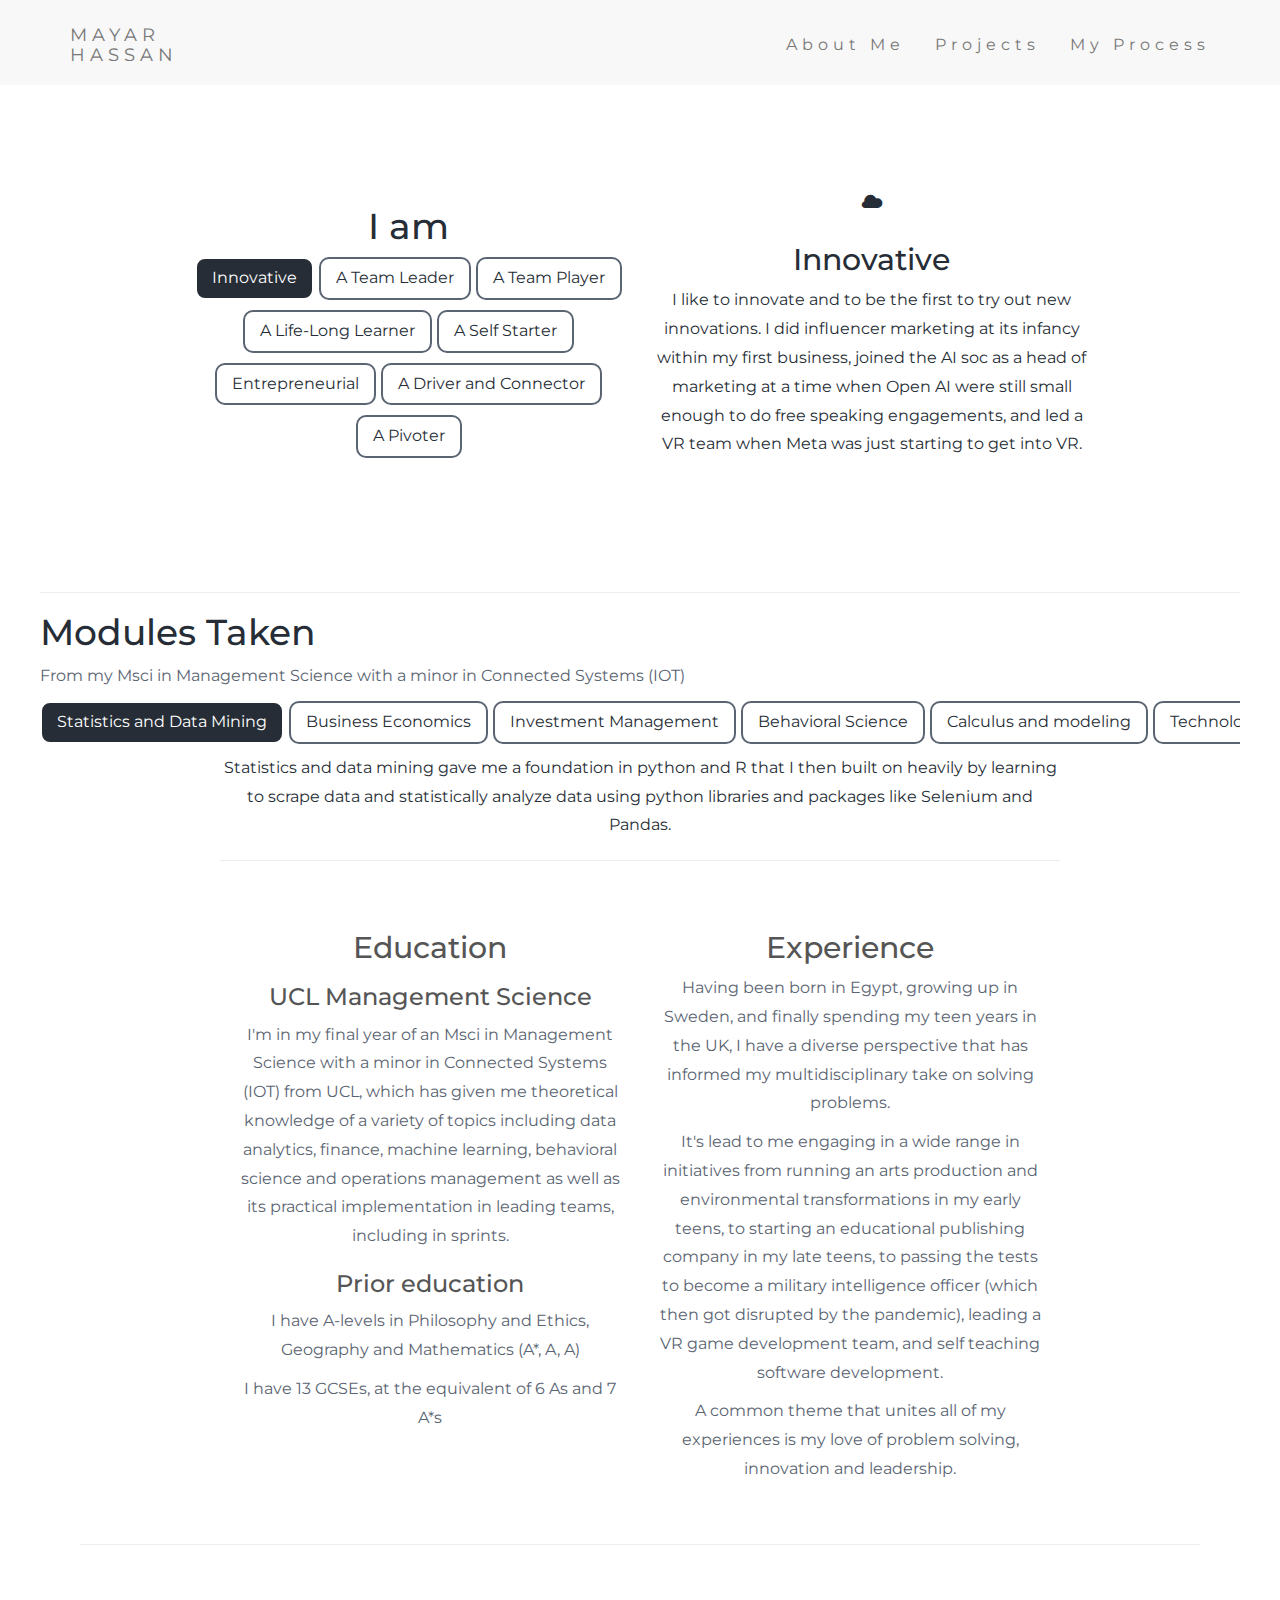
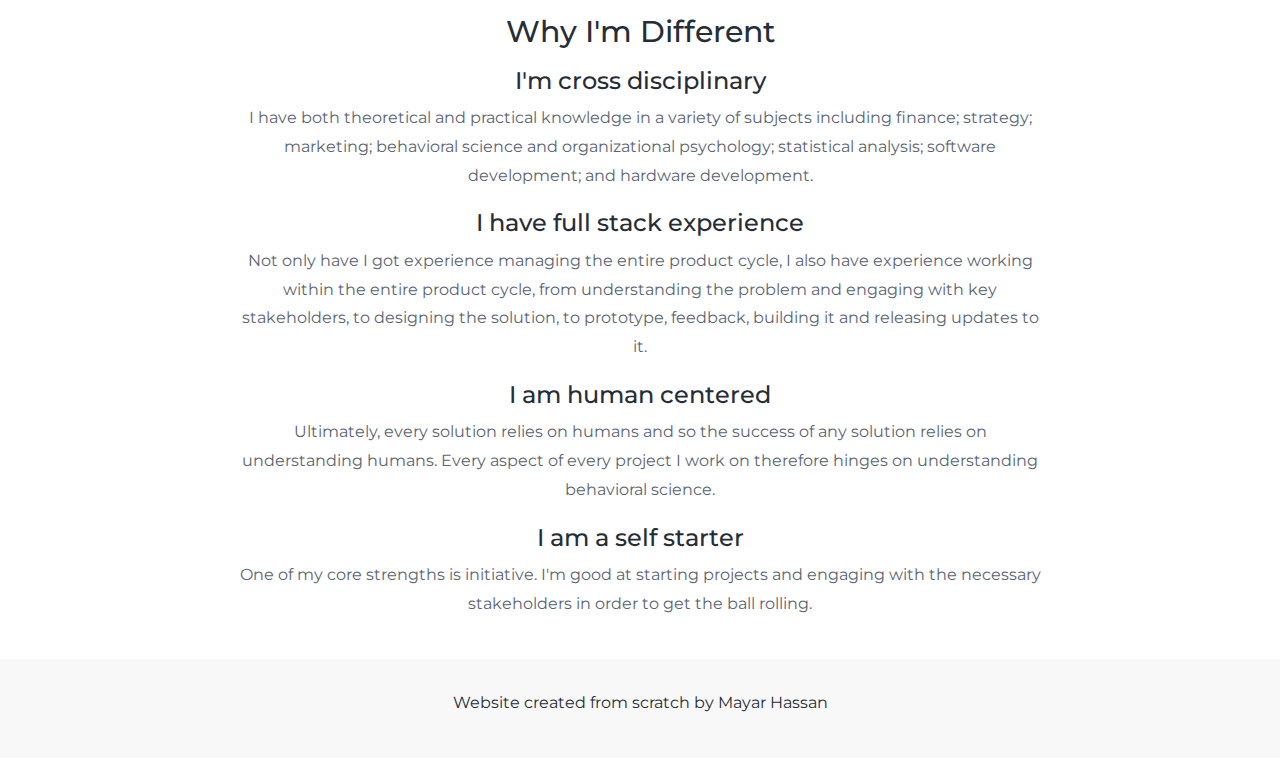
<file: about-me.html>
<!DOCTYPE html>
<html lang="en">
<head>
 <title>About Me</title>
 <meta charset="utf-8">
 <meta name="viewport" content="width=device-width, initial-scale=1">
 <link rel="stylesheet" href="https://maxcdn.bootstrapcdn.com/bootstrap/3.4.1/css/bootstrap.min.css">
 <link href="https://fonts.googleapis.com/css?family=Montserrat" rel="stylesheet">
 <script src="https://ajax.googleapis.com/ajax/libs/jquery/3.6.3/jquery.min.js"></script>
 <script src="https://maxcdn.bootstrapcdn.com/bootstrap/3.4.1/js/bootstrap.min.js"></script>


 <link rel="stylesheet" href="style.css">


 </head>
<body>


<!-- Navbar -->
<nav class="navbar navbar-default navbar-fixed-top">
 <div class="container">
   <div class="navbar-header">
     <button type="button" class="navbar-toggle" data-toggle="collapse" data-target="#myNavbar">
       <span class="icon-bar"></span>
       <span class="icon-bar"></span>
       <span class="icon-bar"></span>                       
     </button>
     <a class="navbar-brand" href="./index.html">MAYAR HASSAN</a>
   </div>
   <div class="collapse navbar-collapse" id="myNavbar">
     <ul class="nav navbar-nav navbar-right">
       <li><a href="./about-me.html">About Me</a></li>
       <li><a href="./index.html#projects">Projects</a></li>
       <li><a href="./my-process.html">My Process</a></li>
     </ul>
   </div>
 </div>
</nav>




<div class="container-fluid bg-1 text-center" id="top-box">
   <div class="row">
   <div class="col-sm-6">
     <h1>I am</h1>
     <div class="new-pill subject-pill active" data-t="a">Innovative</div>
     <div class="new-pill subject-pill" data-t="b">A Team Leader</div>
     <div class="new-pill subject-pill" data-t="c">A Team Player</div>
     <div class="new-pill subject-pill" data-t="d">A Life-Long Learner</div>
    
    
     <div class="new-pill subject-pill" data-t="g">A Self Starter</div>
     <div class="new-pill subject-pill" data-t="h">Entrepreneurial</div>
     <div class="new-pill subject-pill" data-t="i">A Driver and Connector</div>
     <div class="new-pill subject-pill" data-t="j">A Pivoter</div>
   </div>
   <div class="col-sm-6">


     <div class="slideshow-container">
       <div class="explaination" style="display: block;" data-t="a">
         <i class="glyphicon glyphicon-cloud"></i>
         <h2>Innovative</h2>
         <p>I like to innovate and to be the first to try out new innovations. I did influencer marketing at its infancy within my first business, joined the AI soc as a head of marketing at a time when Open AI were still small enough to do free speaking engagements, and led a VR team when Meta was just starting to get into VR.</p>
       </div>


       <div class="explaination" data-t="b">
         <i class="glyphicon glyphicon-book"></i>
         <h2>A Team Leader</h2>
         <p>I have always taken on leadership roles and am very comfortable doing so, whether that's leading a large set of novices, or a small set of experts like I did in army training.  </p>
       </div>


       <div class="explaination" data-t="c">
         <i class="glyphicon glyphicon-book"></i>
         <h2>A Team Player</h2>
         <p>I love working in teams to achieve a common goal. </p>
       </div>
    
       <div class="explaination" data-t="d">
         <i class="glyphicon glyphicon-book"></i>
         <h2>A Life-Long Learner</h2>
         <p>I am constantly learning something new, whether in unstructured times like through podcasts, or in structured time. I taught myself to program (although I'm not done!).  </p>
       </div>
    
       <div class="explaination" data-t="g">
         <i class="glyphicon glyphicon-book"></i>
         <h2>A Self Starter</h2>
         <p>I've never been handed opportunities. Every one of my projects I've undertaken has been a result of my initiative taking.</p>
       </div>


       <div class="explaination" data-t="h">
         <i class="glyphicon glyphicon-book"></i>
         <h2>Entrepreneurial</h2>
         <p>There hasn't been a time since I was a child that I haven't been tinkering at something or the other.</p>
       </div>


       <div class="explaination" data-t="i">
         <i class="glyphicon glyphicon-book"></i>
         <h2>A Driver and Connector</h2>
         <p>I love connecting people and making something happen. </p>
       </div>


       <div class="explaination" data-t="j">
         <i class="glyphicon glyphicon-wrench"></i>
         <h2>A Pivoter</h2>
         <p>I learned about sunk costs from a young age. Along with one of <a href="my-process.html">my principles</a> of iteration, pivoting comes easily to me. </p>


       </div>
    
     
     </div>


   
   </div>
 </div> 
</div>


<div class="hr-div">
 <hr>
 <h1>Modules Taken</h1>
 <p>From my Msci in Management Science with a minor in Connected Systems (IOT)</p>
 <div class="scroll-menu">
   <div class="new-pill subject-pill active" data-t="0">Statistics and Data Mining</div>
   <div class="new-pill subject-pill" data-t="1">Business Economics</div>
   <div class="new-pill subject-pill" data-t="2">Investment Management</div>
   <div class="new-pill subject-pill" data-t="3">Behavioral Science</div>
   <div class="new-pill subject-pill" data-t="4">Calculus and modeling</div>
   <div class="new-pill subject-pill" data-t="5">Technology and Digital Strategy</div>
   <div class="new-pill subject-pill" data-t="6">Machine Learning and Forecasting</div>
   <div class="new-pill subject-pill" data-t="7">Product, Technology and Operations</div>
   <div class="new-pill subject-pill" data-t="8">Marketing Science</div>
   <div class="new-pill subject-pill" data-t="9">Linear Algebra</div>
   <div class="new-pill subject-pill" data-t="10">Organizational Behavior</div>
   <div class="new-pill subject-pill" data-t="11">International Strategy</div>
   <div class="new-pill subject-pill" data-t="12">Computational Thinking</div>
   <div class="new-pill subject-pill" data-t="13">Probability Theory</div>
   <div class="new-pill subject-pill" data-t="14">Connected Systems</div>
   <div class="new-pill subject-pill" data-t="15">Networking Systems</div>
   <div class="new-pill subject-pill" data-t="16">Internet of Things</div>
   <div class="new-pill subject-pill" data-t="17">Financial analysis</div>
   <div class="new-pill subject-pill" data-t="18">Design</div>
 </div>
<div class="div-container">
 <div class="explaination" style="display: block;" data-t="0">
   <p>Statistics and data mining gave me a foundation in python and R that I then built on heavily by learning to scrape data and statistically analyze data using python libraries and packages like Selenium and Pandas.</p>
 </div>
 <div class="explaination" data-t="1"><p>Business Economics gave a foundation in the theoretical basic business concepts of supply and demand and optimal pricing.</p></div>
 <div class="explaination" data-t="2"><p>This was the second finance module taken. It provided a good understanding of how large projects are financially analyzed.</p></div>
 <div class="explaination" data-t="3"><p>Behavioral Science built on my existing love for behavioral science and behavioral economics, specifically grounding the theory in company dynamics. This would later be built on in my two organizational behavior modules.</p></div>
 <div class="explaination" data-t="4"><p>Along with linear algebra and probability theory, this gave an in depth mathematical background to machine learning and prediction which would then supplement the applied work we did in other modules.</p></div>
 <div class="explaination" data-t="5"><p>This module concerned the strategic challenges faced by tech companies.</p></div>
 <div class="explaination" data-t="6"><p>This module provided a practical application of machine learning, building on work done within mathematical subjects we took.</p></div>
 <div class="explaination" data-t="7"><p>Product, Technology and operations provided a good grounding in theories of efficient operations management.</div>
   <div class="explaination" data-t="8"><p>Marketing Science, contrary to what its name might suggest, fundamentally applied statistics and introduced how to quantify the effectiveness of marketing efforts.</p></div>
 <div class="explaination" data-t="9"><p>Along with calculus and probability theory, this gave an in depth mathematical background to machine learning and prediction which would then supplement the applied work we did in other modules.</p></div>
 <div class="explaination" data-t="10"><p>The two modules of organizational behavior taught theories in everything from teamwork to organizational change.</p></div>
 <div class="explaination" data-t="11"><p>This was an advanced course in international strategy.</p>/div>
 <div class="explaination" data-t="12"><p>Computational thinking complemented work done in mathematical subjects to give a theoretical understanding of how algorithms are built, and then guided us to create complex algorithms in python.</p></div>
 <div class="explaination" data-t="13"><p>Along with calculus and linear algebra, this gave an in depth mathematical background to machine learning and prediction which would then supplement the applied work we did in other modules.</p></div>
 <div class="explaination" data-t="14"><p>This was one of three modules I took in the department of electronic and electrical engineering for my minor in connected systems (IOT). It gave an introduction to connected systems.</p> </div>
 <div class="explaination" data-t="15"><p>This was the second of three modules I took in the department of electronic and electrical engineering for my minor in connected systems (IOT). It dove in depth into networking (with reference to devices and the internet).</p></div>
 <div class="explaination" data-t="16"><p>This was the final of three modules I took in the department of electronic and electrical engineering for my minor in connected systems (IOT). It consolidated all we learned in the minor, consisting of a group project to create and pitch an IOT device for supermarkets.</p></div>
 <div class="explaination" data-t="17"><p>This was the first financial module I took, concerned with the basics of business finance, especially regarding relevant ratios.</p></div>
 <div class="explaination" data-t="18"><p>Design introduced Design Thinking as a framework for problem-solving.</p></div>
</div>
 <hr>
</div>




 <div class="container-fluid bg-3 text-center div-container">
   <div class="row">
     <div class="col-sm-6">
       <h2>Education</h2>
       <h3>UCL Management Science</h3>
       <p>I'm in my final year of an Msci in Management Science with a minor in Connected Systems (IOT) from UCL, which has given me theoretical knowledge of a variety of topics including data analytics, finance, machine learning, behavioral science and operations management
         as well as its practical implementation in leading teams, including in sprints. </p>
         <h3>Prior education</h3>
         <p> I have A-levels in Philosophy and Ethics, Geography and Mathematics (A*, A, A) </p>
         <p> I have 13 GCSEs, at the equivalent of 6 As and 7 A*s</p>
     </div>
     <div class="col-sm-6">
       <h2>Experience</h2>
       <p>Having been born in Egypt, growing up in Sweden, and finally spending my teen years in the UK, I have a diverse perspective that has informed my multidisciplinary take on solving problems.</p>
       <p>It's lead to me engaging in a wide range in initiatives from running an arts production and environmental transformations in my early teens, to starting an educational publishing company in my late teens, to passing the tests to become a military intelligence officer (which then got disrupted by the pandemic), leading a VR game development team, and self teaching software development.  </p>
       <p>A common theme that unites all of my experiences is my love of problem solving, innovation and leadership.</p>
      
     </div>
   </div>
 </div>


 <div class="hr-div">
   <hr>
   </div>
  


 <div class="container-fluid div-container">


        <h2>Why I'm Different</h2>


       <h3>I'm cross disciplinary</h3>
       <p>I have both theoretical and practical knowledge in a variety of subjects including finance; strategy; marketing; behavioral science and organizational psychology; statistical analysis; software development; and hardware development. </p>
    
       <h3>I have full stack experience</h3>
       <p>Not only have I got experience managing the entire product cycle, I also have experience working within the entire product cycle, from understanding the problem and engaging with key stakeholders, to designing the solution, to prototype, feedback, building it and releasing updates to it.
       </p>
       <h3>I am human centered</h3>
       <p>
         Ultimately, every solution relies on humans and so the success of any solution relies on understanding humans. Every aspect of every project I work on therefore hinges on understanding behavioral science.
      </p>
      <h3>I am a self starter</h3>
      <p>
       One of my core strengths is initiative. I'm good at starting projects and engaging with the necessary stakeholders in order to get the ball rolling.
      </p>
    
  
 </div>




</div>


  




<footer class="container-fluid bg-1 text-center">
 <p>Website created from scratch by Mayar Hassan</p>
</footer>


</body>
</html>


<script src="./carosel2.js"></script>
</file>
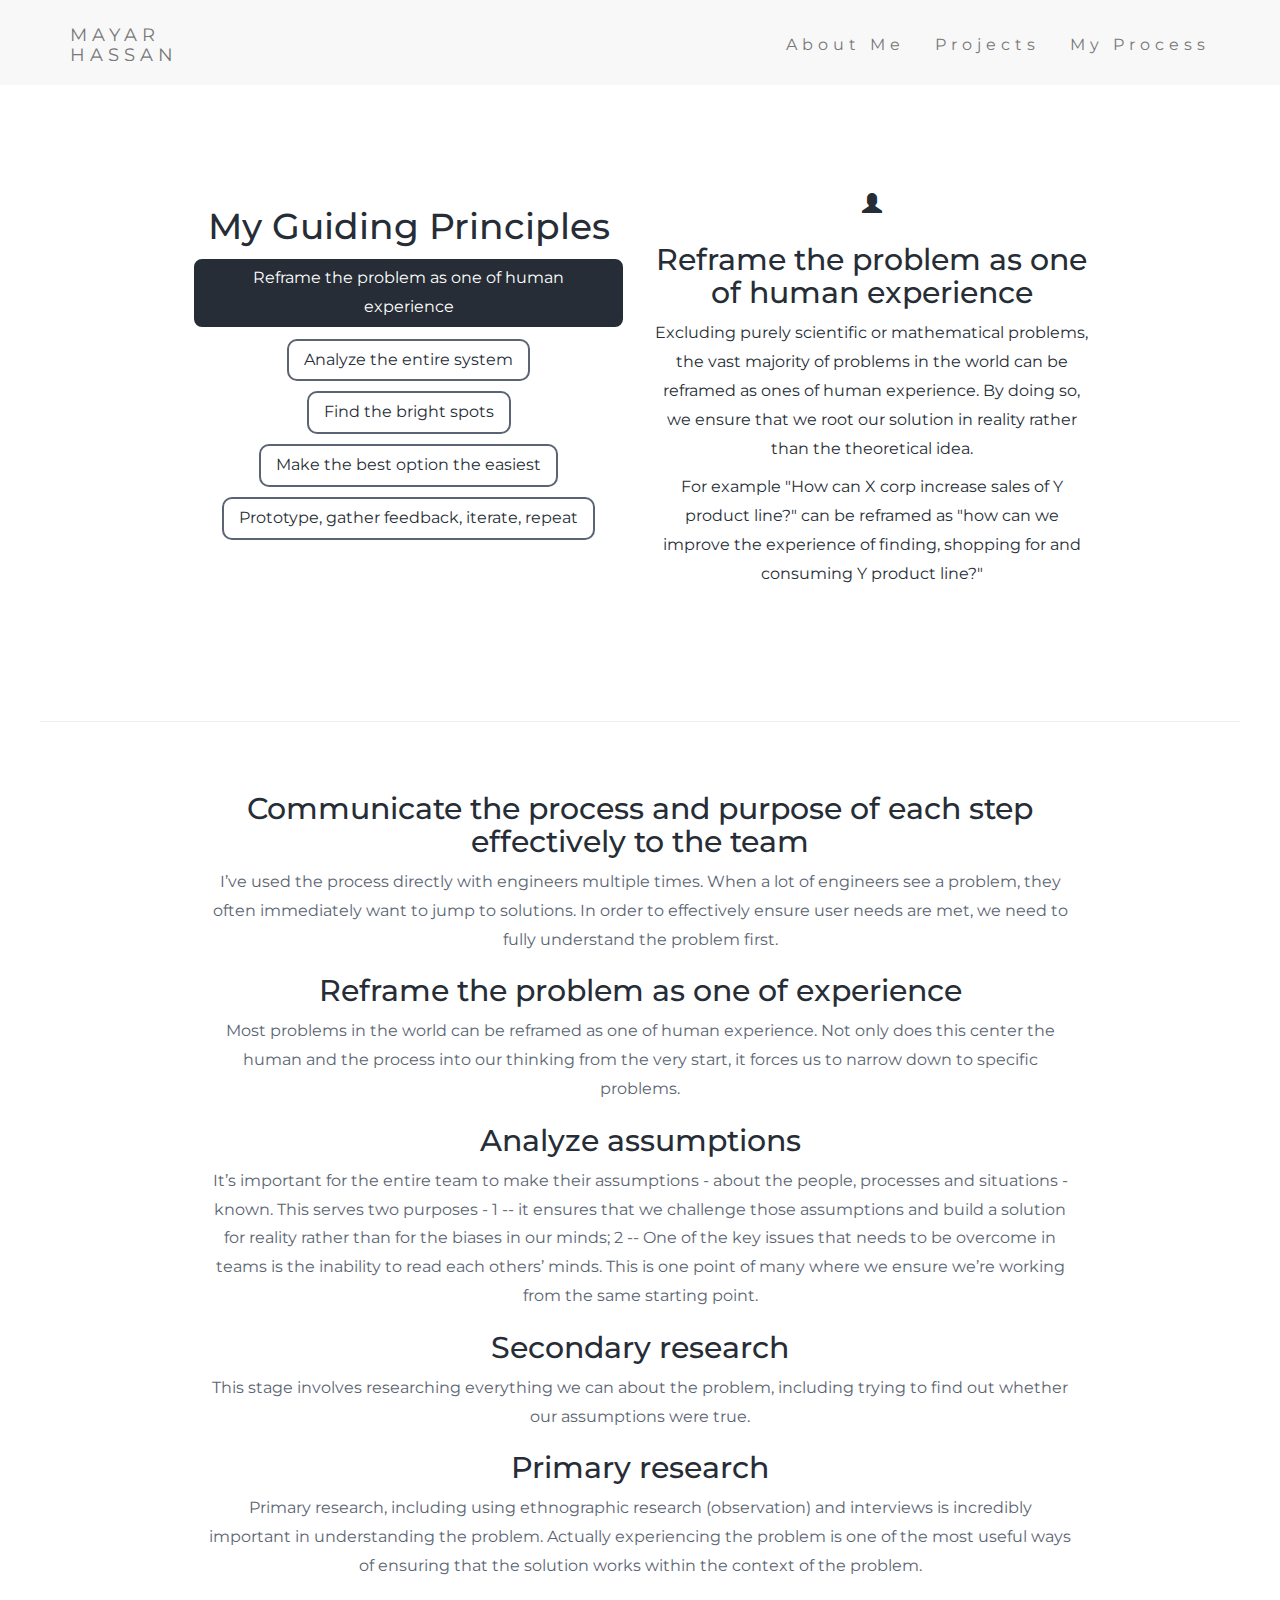
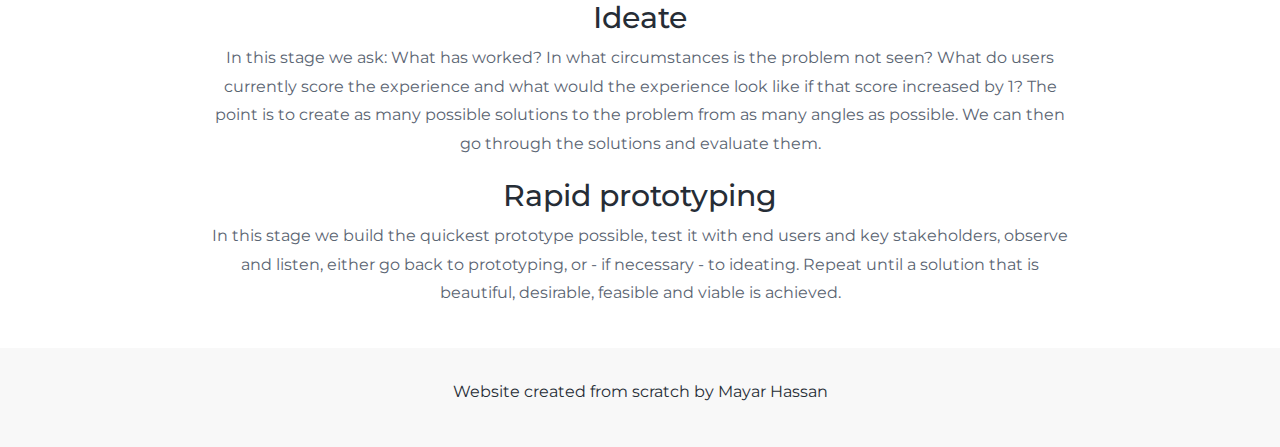
<file: my-process.html>
<!DOCTYPE html>
<html lang="en">
<head>
 <title>About Me</title>
 <meta charset="utf-8">
 <meta name="viewport" content="width=device-width, initial-scale=1">
 <link rel="stylesheet" href="https://maxcdn.bootstrapcdn.com/bootstrap/3.4.1/css/bootstrap.min.css">
 <link href="https://fonts.googleapis.com/css?family=Montserrat" rel="stylesheet">
 <script src="https://ajax.googleapis.com/ajax/libs/jquery/3.6.3/jquery.min.js"></script>
 <script src="https://maxcdn.bootstrapcdn.com/bootstrap/3.4.1/js/bootstrap.min.js"></script>


 <link rel="stylesheet" href="style.css">
 <link rel="stylesheet" href="my-process.css">




 </head>
<body>


<!-- Navbar -->
<nav class="navbar navbar-default navbar-fixed-top">
 <div class="container">
   <div class="navbar-header">
     <button type="button" class="navbar-toggle" data-toggle="collapse" data-target="#myNavbar">
       <span class="icon-bar"></span>
       <span class="icon-bar"></span>
       <span class="icon-bar"></span>                       
     </button>
     <a class="navbar-brand" href="./index.html">MAYAR HASSAN</a>
   </div>
   <div class="collapse navbar-collapse" id="myNavbar">
     <ul class="nav navbar-nav navbar-right">
       <li><a href="./about-me.html">About Me</a></li>
       <li><a href="./index.html#projects">Projects</a></li>
       <li><a href="./my-process.html">My Process</a></li>
     </ul>
   </div>
 </div>
</nav>




<div class="container-fluid bg-1 text-center" id="top-box">
   <div class="row">
     <div class="col-sm-6">
       <h1>My Guiding Principles</h1>
       <div class="new-pill subject-pill active" data-t="0">Reframe the problem as one of human experience</div>
       <div class="new-pill subject-pill" data-t="1">Analyze the entire system</div>
       <div class="new-pill subject-pill" data-t="2">Find the bright spots</div>
       <div class="new-pill subject-pill" data-t="3">Make the best option the easiest</div>
       <div class="new-pill subject-pill" data-t="4">Prototype, gather feedback, iterate, repeat</div>
     </div>
     <div class="col-sm-6">
       <div class="explaination" style="display: block;" data-t="0">
         <i class="glyphicon glyphicon-user"></i>
         <h2>Reframe the problem as one of human experience</h2>
         <p>Excluding purely scientific or mathematical problems,
           the vast majority of problems in the world can be reframed as ones of human experience.
           By doing so, we ensure that we root our solution in reality rather than the theoretical idea.</p>
           <p>For example "How can X corp increase sales of Y product line?" can be reframed as "how can we improve the experience of finding, shopping for and consuming Y product line?"</p>
       </div>
       <div class="explaination" data-t="1">
         <i class="glyphicon glyphicon-user"></i>
         <h2>Analyze the entire system</h2>
         <p>As with everything in life, most problems are systemic - they don't occur in a vacuum. As such, it's important to analyze the entire system in order to solve the problem.</p>
       </div>
       <div class="explaination" data-t="2">
         <i class="glyphicon glyphicon-user"></i>
         <h2>Find the bright spots</h2>
         <p>It can be tempting to try to reinvent the wheel when faced with a new problem. But with invention necessarily comes processes of failure (even with the best planning).
           Instead, we can look for 'bright spots': existing parts of the system that are working better than the average.
           By working to scale bright spots, we've got a foundation that we know works and that we can then iterate upon. </p>
       </div>
       <div class="explaination" data-t="3">
         <i class="glyphicon glyphicon-user"></i>
         <h2>Make the best option the easiest</h2>
         <p>Choice architecture and the reduction of friction are incredibly important when trying to design a solution that will actually work in practice. Humans tend to choose the easiest option. So making the best option the easiest makes it the most likely to be chosen.</p>
       </div>
       <div class="explaination" data-t="4">
         <i class="glyphicon glyphicon-user"></i>
         <h2>Prototype, gather feedback, iterate, repeat</h2>
         <p>There's no point in spending a long time on a solution that we have no idea will work. It's better to create something quickly, get feedback from stakeholders, make changes and repeat the process.</p>
       </div>
     </div>
   </div>
  


</div>


<div class="hr-div">
 <hr>
 </div>




<div class="container-fluid text-center div-container">
 <div class="left">
   <h2>
     Communicate the process and purpose of each step effectively to the team </h2>
     <p>
       I’ve used the process directly with engineers multiple times. When a lot of engineers see a problem, they often immediately want to jump to solutions. In order to effectively ensure user needs are met, we need to fully understand the problem first.
     </p>
 </div>
 <div class="right">
   <h2>Reframe the problem as one of experience</h2>
   <p>
     Most problems in the world can be reframed as one of human experience. Not only does this center the human and the process into our thinking from the very start, it forces us to narrow down to specific problems.
     
     </p>
 </div>


 <div class="left">
   <h2>Analyze assumptions</h2>
   <p>
     It’s important for the entire team to make their assumptions - about the people, processes and situations - known. This serves two purposes - 1 -- it ensures that we challenge those assumptions and build a solution for reality rather than for the biases in our minds; 2 -- One of the key issues that needs to be overcome in teams is the inability to read each others’ minds. This is one point of many where we ensure we’re working from the same starting point.
     </p>
 </div>
 <div class="right">
   <h2>
     Secondary research
     </h2>
     <p>
       This stage involves researching everything we can about the problem, including trying to find out whether our assumptions were true.
       </p>


 </div>


 <div class="left">
   <h2>
     Primary research
     </h2>
     <p>
       Primary research, including using ethnographic research (observation) and interviews is incredibly important in understanding the problem. Actually experiencing the problem is one of the most useful ways of ensuring that the solution works within the context of the problem.
      
       </p>
 </div>
 <div class="right">
   <h2>
     Ideate
     </h2>
     <p>
      In this stage we ask: What has worked? In what circumstances is the problem not seen? What do users currently score the experience and what would the experience look like if that score increased by 1?  The point is to create as many possible solutions to the problem from as many angles as possible. We can then go through the solutions and evaluate them.
       </p>
  
 </div>


 <div class="left">
   <h2>Rapid prototyping</h2>
   <p> In this stage we build the quickest prototype possible, test it with end users and key stakeholders, observe and listen, either go back to prototyping, or - if necessary - to ideating. Repeat until a solution that is beautiful, desirable, feasible and viable is achieved.</p>
 </div>




</div>








<footer class="container-fluid bg-1 text-center">
 <p>Website created from scratch by Mayar Hassan</p>
</footer>


</body>
</html>
<script src="./carosel2.js"></script>
</file>
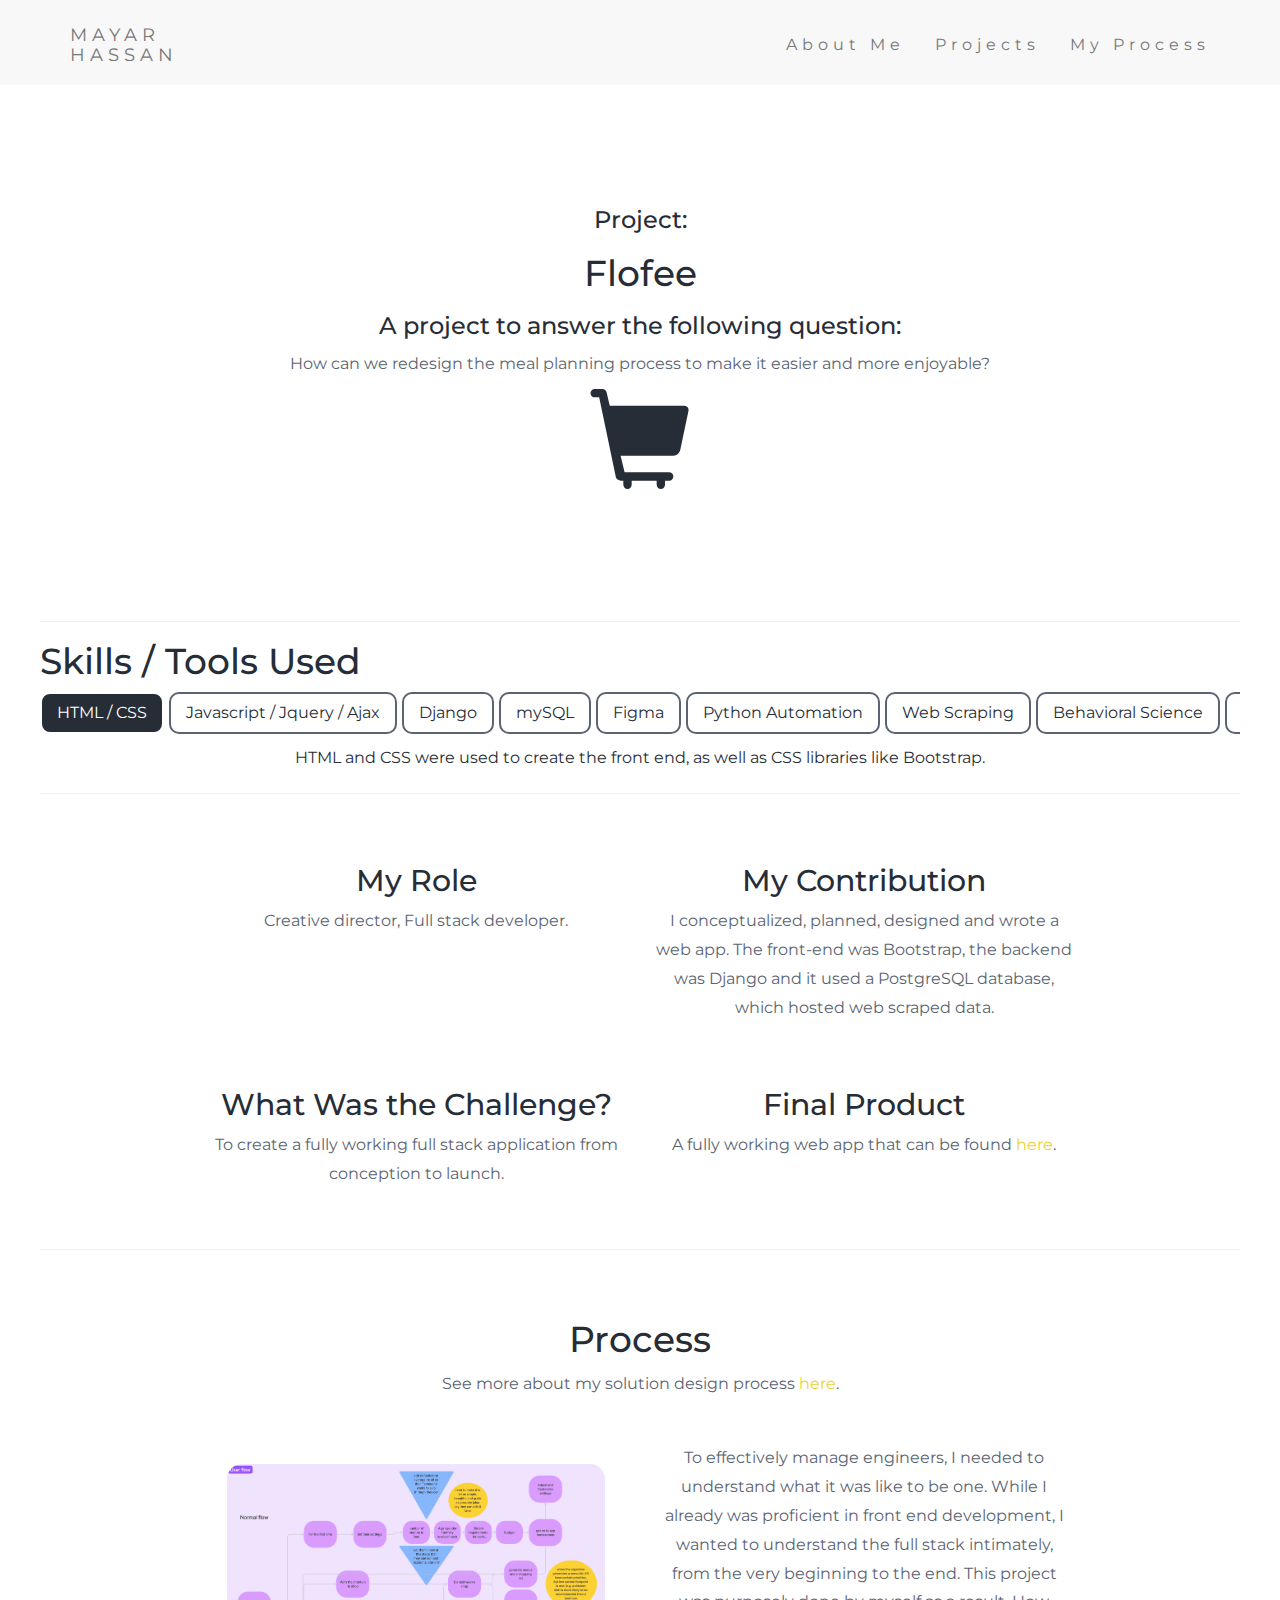
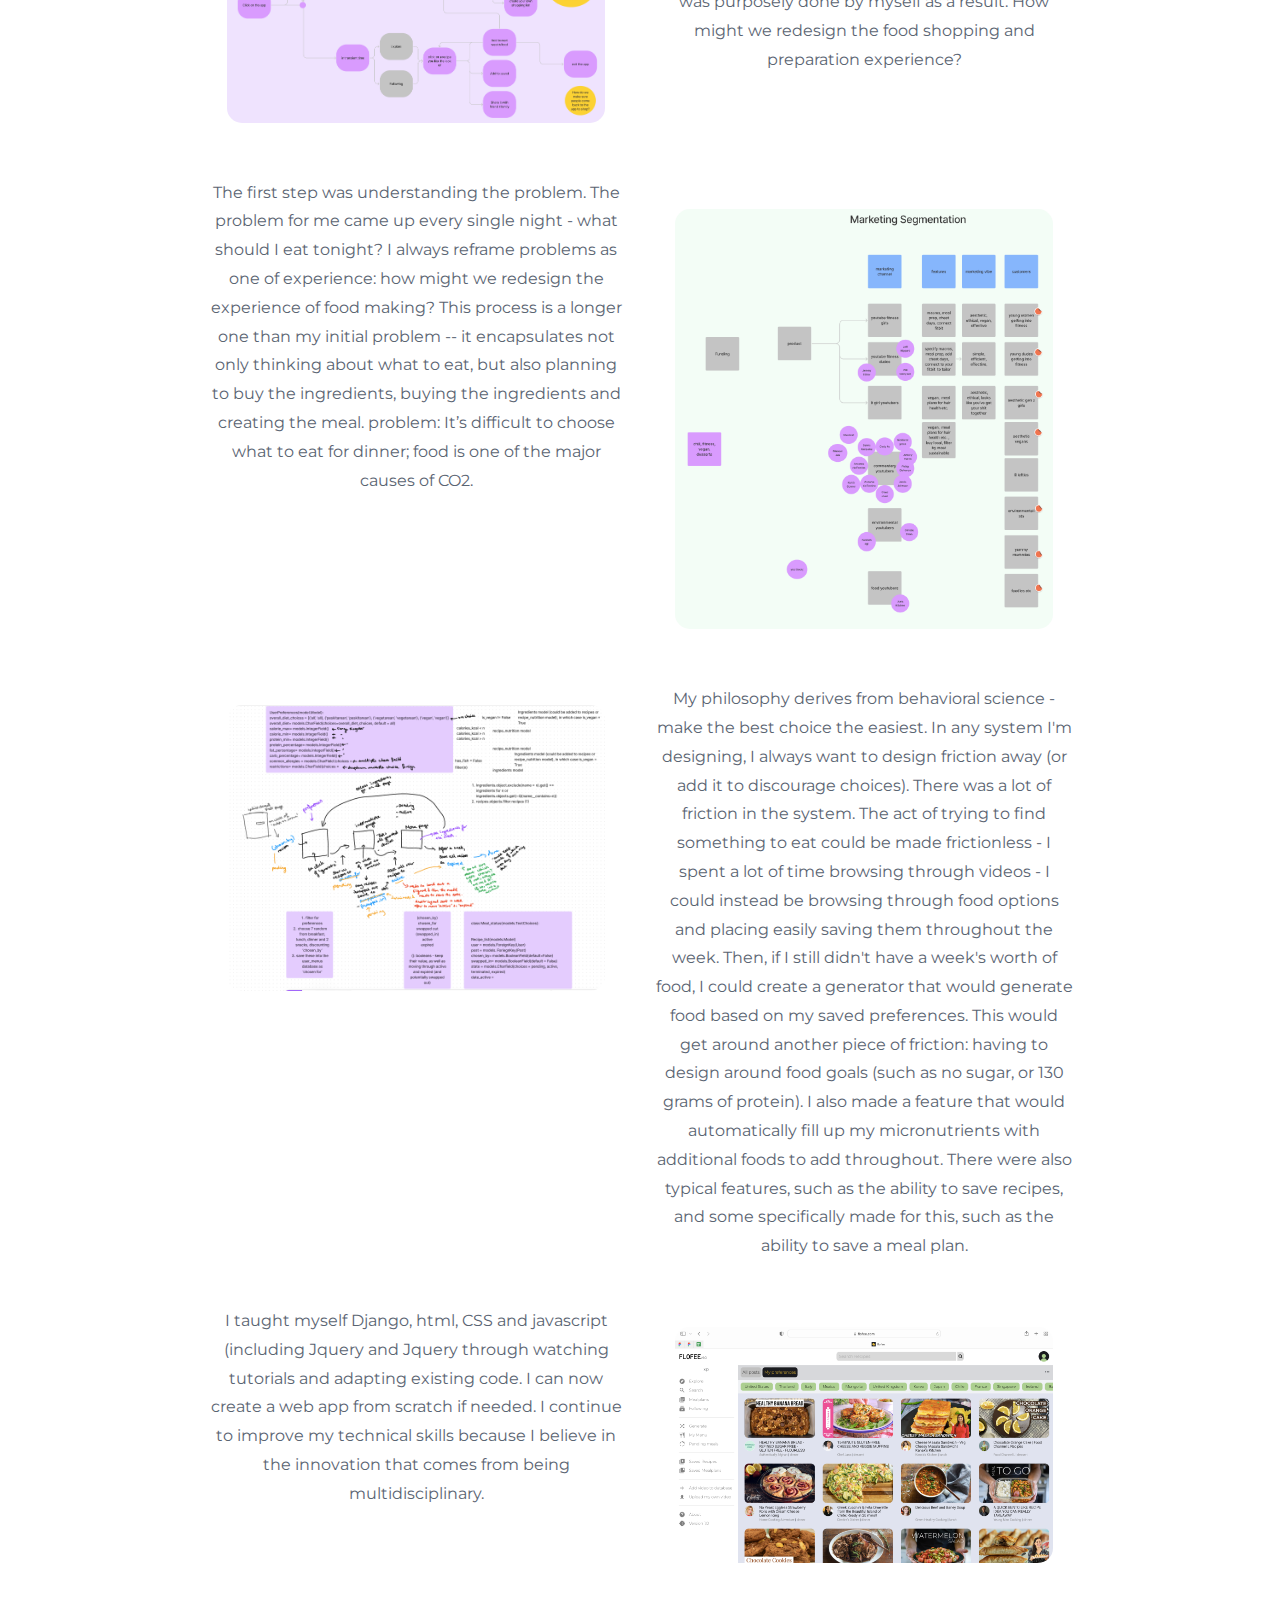
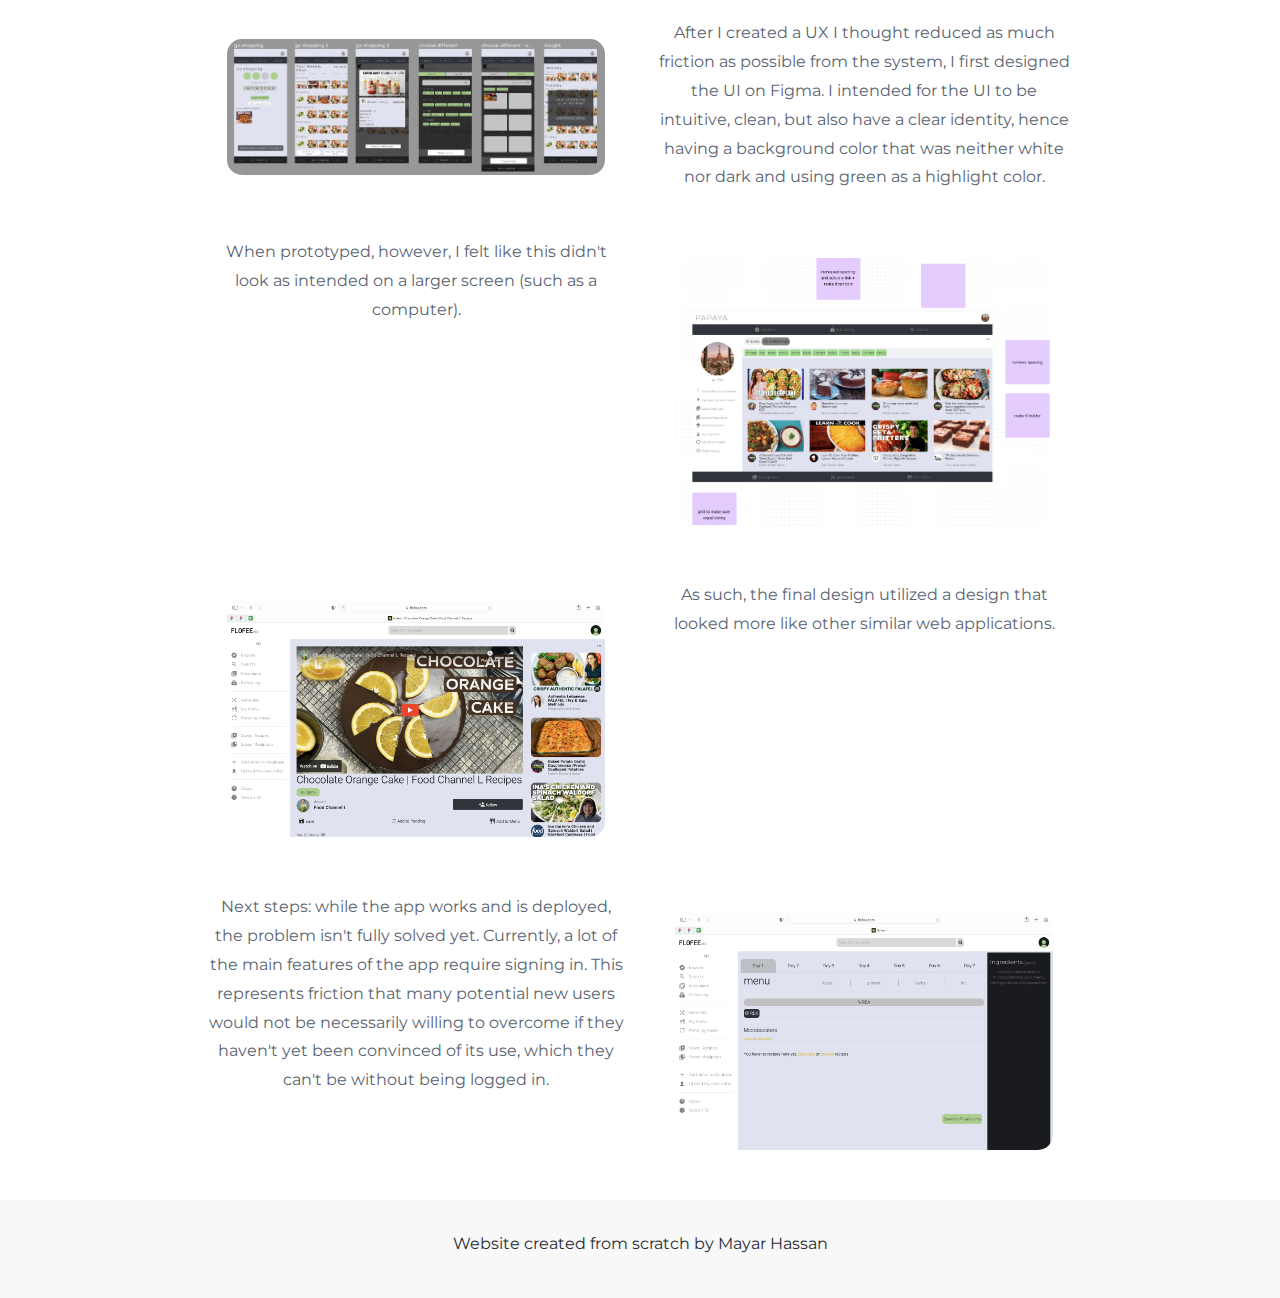
<file: project-1.html>
<!DOCTYPE html>
<html lang="en">
 <head>
   <title>Mayar Hassan - project 1</title>
   <meta charset="utf-8">
   <meta name="viewport" content="width=device-width, initial-scale=1">
   <link rel="stylesheet" href="https://maxcdn.bootstrapcdn.com/bootstrap/3.4.1/css/bootstrap.min.css">
   <link href="https://fonts.googleapis.com/css?family=Montserrat" rel="stylesheet">
   <script src="https://ajax.googleapis.com/ajax/libs/jquery/3.6.3/jquery.min.js"></script>
   <script src="https://maxcdn.bootstrapcdn.com/bootstrap/3.4.1/js/bootstrap.min.js"></script>
   <link rel="stylesheet" href="style.css">
 </head>
<body>


<!-- Navbar -->
<nav class="navbar navbar-default navbar-fixed-top">
 <div class="container">
   <div class="navbar-header">
     <button type="button" class="navbar-toggle" data-toggle="collapse" data-target="#myNavbar">
       <span class="icon-bar"></span>
       <span class="icon-bar"></span>
       <span class="icon-bar"></span>                       
     </button>
     <a class="navbar-brand" href="./index.html">MAYAR HASSAN</a>
   </div>
   <div class="collapse navbar-collapse" id="myNavbar">
     <ul class="nav navbar-nav navbar-right">
       <li><a href="./about-me.html">About Me</a></li>
       <li><a href="./index.html#projects">Projects</a></li>
       <li><a href="./my-process.html">My Process</a></li>
     </ul>
   </div>
 </div>
</nav>


<div class="main" id="main">




<div class="container-fluid text-center"  id="top-box">
 <div class="row">
   
     <h3>Project:</h3>
     <h1> Flofee </h1>
     <h3>A project to answer the following question:</h3>
     <p> How can we redesign the meal planning process to make it easier and more enjoyable? </p>
   

    <i class="glyphicon glyphicon-shopping-cart" style="font-size:100px"></i>
   
 </div>
 </div>


<div class="hr-div">
 <hr>
 <h1>Skills / Tools Used</h1>
 <div class="scroll-menu">
   <div class="new-pill subject-pill active" data-t="0">HTML / CSS</div>
   <div class="new-pill subject-pill" data-t="1">Javascript / Jquery / Ajax</div>
   <div class="new-pill subject-pill" data-t="2">Django</div>
   <div class="new-pill subject-pill" data-t="3">mySQL</div>
   <div class="new-pill subject-pill" data-t="4">Figma</div>
   <div class="new-pill subject-pill" data-t="5">Python Automation</div>
   <div class="new-pill subject-pill" data-t="6">Web Scraping</div>
   <div class="new-pill subject-pill" data-t="7">Behavioral Science</div>
   <div class="new-pill subject-pill" data-t="8">UX/UI</div>
 </div>
 <div class="div-container">
   <div class="explaination" style="display: block;" data-t="0"><p>HTML and CSS were used to create the front end, as well as CSS libraries like Bootstrap. </p></div>
   <div class="explaination" data-t="1"><p>To make the site dynamic, I used vanilla javascript, Jquery and Ajax.</p></div>
   <div class="explaination" data-t="2"><p>The backend was Django.</p></div>
   <div class="explaination" data-t="3"><p>The database was PostgreSQL and I interacted with it using mySQL.</p></div>
   <div class="explaination" data-t="4"><p>Figma was used within the UX/UI design and the planning stage.</p></div>
   <div class="explaination" data-t="5"><p>Web scraping, as well as the official API was used to get data for the site and to find contacts to reach out to.</p></div>
   <div class="explaination" data-t="6"><p>Web scraping, as well as the official API was used to get data for the site and to find contacts to reach out to.</p></div>
   <div class="explaination" data-t="7"><p>Behavioural Science was used to inform how the flow of the site should be structured.</p></div>
   <div class="explaination" data-t="8"><p>The planning stage involved working on the user interface and the user experience.</p></div>
 </div>
 <hr>
</div>




<!-- #E0E3EF -->
<div class="container-fluid div-container text-center">
<div class = "row">
 <div class = "col-sm-6">
   <h2> My Role </h2>
       <div class="content-box">
           <p>Creative director, Full stack developer.</p>
       </div>
 </div>
 <div class = "col-sm-6">
   <h2> My Contribution </h2>
       <div class="content-box">
           <p>I conceptualized, planned, designed and wrote a web app. The front-end was Bootstrap, the backend was Django and it used a PostgreSQL database, which hosted web scraped data.</p>
       </div>
   </div>
</div>


<br>


<div class = "row" >
 <div class = "col-sm-6" >
   <h2> What Was the Challenge? </h2>
       <div class="content-box">
           <p>To create a fully working full stack application from conception to launch.</p>
       </div>
   </div>
   <div class = "col-sm-6" >
   <h2> Final Product </h2>


       <div class="content-box">
           <p>A fully working web app that can be found <a href="https://www.flofee.com">here</a>. </p>
       </div>
   </div>
</div>
</div>


<div class="hr-div">
 <hr>
</div>


<div class="container-fluid div-container text-center">


<h1> Process</h1>
<p>See more about my solution design process <a href="./my-process.html">here</a>.</p>
<br>


<div class="row">
 <div class="col-sm-6">
   <div class="img-cont" data-src="./flofee-pics/user-flow.png" data-name="User Flow Diagram">
   <img class ="show-img" src="./flofee-pics/user-flow.png" alt="User Flow Diagram" style="width:100%;"></div>
 </div>
   <div class="col-sm-6">
    
      
       <p>To effectively manage engineers, I needed to understand what it was like to be one. While I already was proficient in front end development, I wanted to understand the full stack intimately, from the very beginning to the end. This project was purposely done by myself as a result.
          How might we redesign the food shopping and preparation experience?
       </p>
   
   </div>
</div>


<br>
<div class="row">
 <div class="col-sm-6">
  
     <p>
   The first step was understanding the problem. The problem for me came up every single night - what should I eat tonight?
   I always reframe problems as one of experience: how might we redesign the experience of food making? This process is a longer one than my initial problem -- it encapsulates not only thinking about what to eat, but also planning to buy the ingredients, buying the ingredients and creating the meal. problem: It’s difficult to choose what to eat for dinner; food is one of the major causes of CO2.</div>
 </p>


   <div class="col-sm-6"> <div class="img-cont" data-src="./flofee-pics/marketing-segmentation.png" data-name="Market Segmentation Sketch">
  <img class ="show-img"  src="./flofee-pics/marketing-segmentation.png" alt="Market Segmentation Sketch" style="width:100%;"></div>
</div>
</div>


<br>


<div class="row">
 <div class="col-sm-6"> <div class="img-cont" data-src="./flofee-pics/backend-planning.png" data-name="Backend Planning Sketch">
   <span class="helper"></span><img class ="show-img"  src="./flofee-pics/backend-planning.png" alt="Backend Planning Sketch" style="width:100%;"></div>
 </div>
   <div class="col-sm-6">
    
       <p>
     My philosophy derives from behavioral science - make the best choice the easiest. In any system I'm designing, I always want to design friction away (or add it to discourage choices).
   There was a lot of friction in the system. The act of trying to find something to eat could be made frictionless - I spent a lot of time browsing through videos
   - I could instead be browsing through food options and placing easily saving them throughout the week. Then, if I still didn't have a week's worth of food, I could create a generator that would generate food based on my saved preferences. This would get around another piece of friction: having to design around food goals (such as no sugar, or 130 grams of protein). I also made a feature that would automatically fill up my micronutrients with additional foods to add throughout.
   There were also typical features, such as the ability to save recipes, and some specifically made for this, such as the ability to save a meal plan.
 </p>
  </div>
</div>
<br>
<div class="row">
 <div class="col-sm-6"><p>I taught myself Django, html, CSS and javascript (including Jquery and Jquery through watching tutorials and adapting existing code. I can now create a web app from scratch if needed. I continue to improve my technical skills because I believe in the innovation that comes from being multidisciplinary. </p></div>
 <div class="col-sm-6">
   <div class="img-cont" data-src="./flofee-pics/final-front.png" data-name="front page of the final product">
   <img class ="show-img"  src="./flofee-pics/final-front.png" alt="New York" style="width:100%;"></div>


</div>  </div>
<br>
<div class="row">
 <div class="col-sm-6">


   <div class="img-cont" data-src="./flofee-pics/prototype.png" data-name="original UI design (created on figma)">
     <img class ="show-img"  src="./flofee-pics/prototype.png" alt="prototype" style="width:100%;">
   </div>
   </div>
  
   <div class="col-sm-6">
     <p>After I created a UX I thought reduced as much friction as possible from the system, I first designed the UI on Figma. I intended for the UI to be intuitive, clean, but also have a clear identity, hence having a background color that was neither white nor dark and using green as a highlight color.</p>
   </div>
</div>
<br>


<div class="row">
 <div class="col-sm-6"> <p>When prototyped, however, I felt like this didn't look as intended on a larger screen (such as a computer).</p></div>
 <div class="col-sm-6">
   <div class="img-cont" data-src="./flofee-pics/first-front-page.png" data-name="first prototype of the desktop front page">
     <img class ="show-img"  src="./flofee-pics/first-front-page.png" alt="New York" style="width:100%;"></div>
  
  
</div>
 </div>
 <br>


<div class="row">
 <div class="col-sm-6">


   <div class="img-cont" data-src="./flofee-pics/final-individual.png" data-name="recipe page of the final product">
     <img class ="show-img"  src="./flofee-pics/final-individual.png" alt="New York" style="width:100%;"></div>




  
   </div>
   <div class="col-sm-6"> <p>As such, the final design utilized a design that looked more like other similar web applications.</p></div>
</div>
<br>


<div class="row">
 <div class="col-sm-6">
 
     <p>
   Next steps: while the app works and is deployed, the problem isn't fully solved yet. Currently, a lot of the main features of the app require signing in. This represents friction that many potential new users would not be necessarily willing to overcome if they haven't yet been convinced of its use, which they can't be without being logged in. 
 </p>
 
 </div>
   <div class="col-sm-6">
     <div class="img-cont" data-src="./flofee-pics/final-menu.png" data-name="menu page of the final product">
       <img class ="show-img"  src="./flofee-pics/final-menu.png" alt="New York" style="width:100%;"></div>
    
      </div>
   </div>
</div>




</div>
</div>


<div id="pictureModal" class="modal">
 <div class="modal-content">
   <span class="close">&times;</span>
   <div id="modal-content"></div>
   </div>
</div>




<footer class="container-fluid bg-1 text-center">
 <p>Website created from scratch by Mayar Hassan</p>
</footer>


</body>
</html>


<script src="./script.js"></script>
<script src="./carosel2.js"></script>
</file>
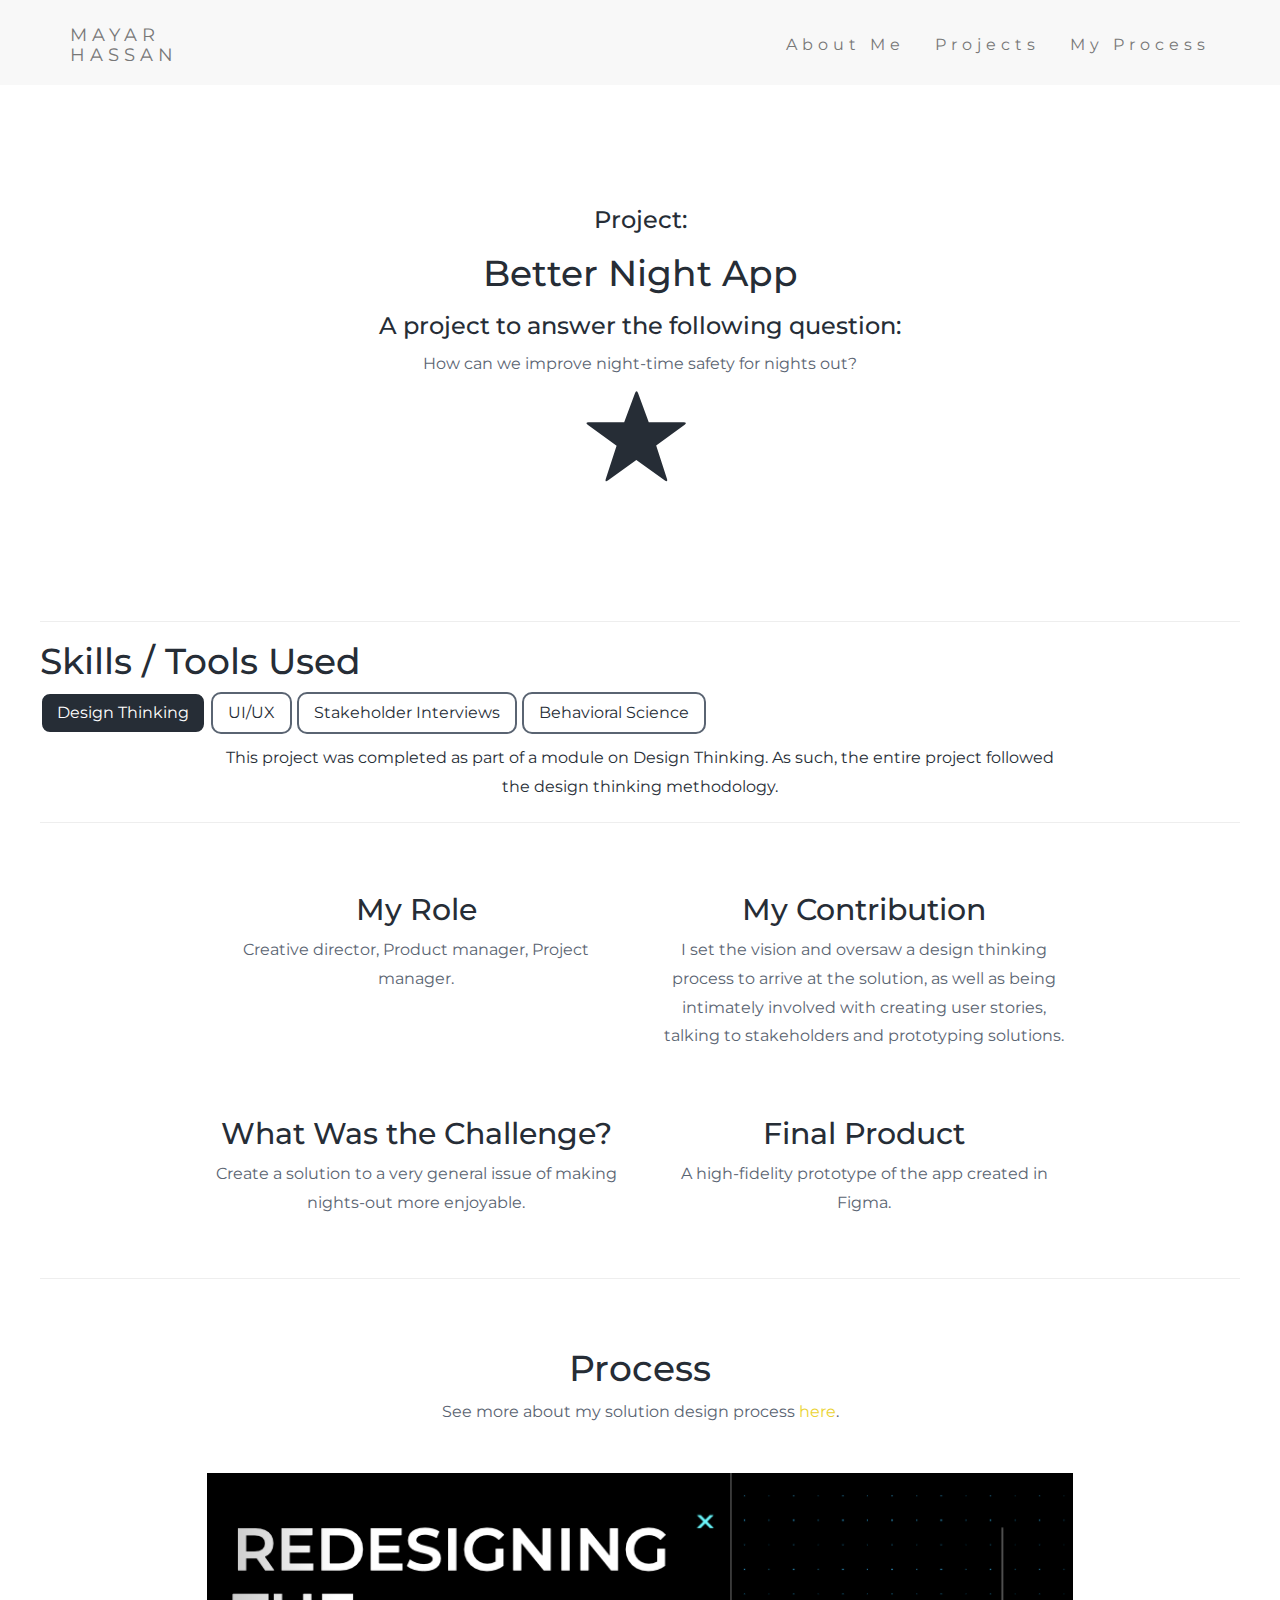
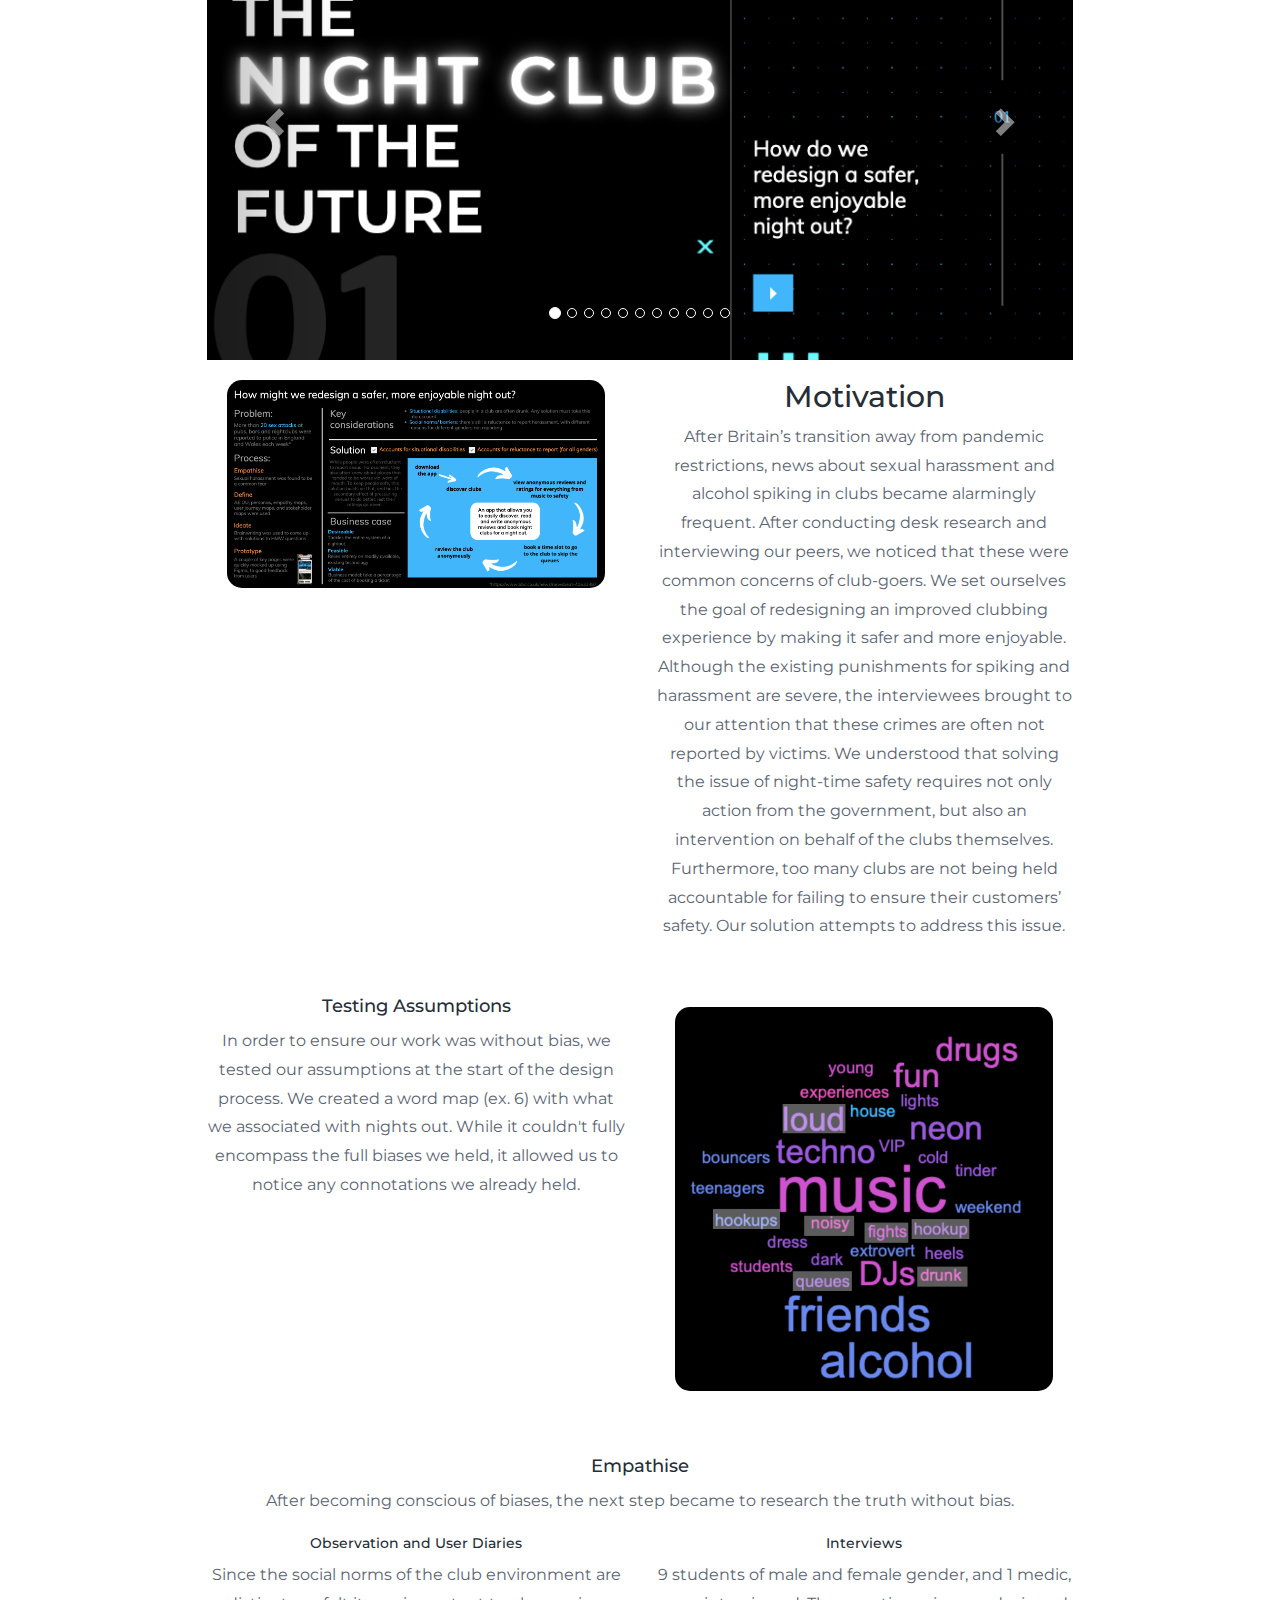
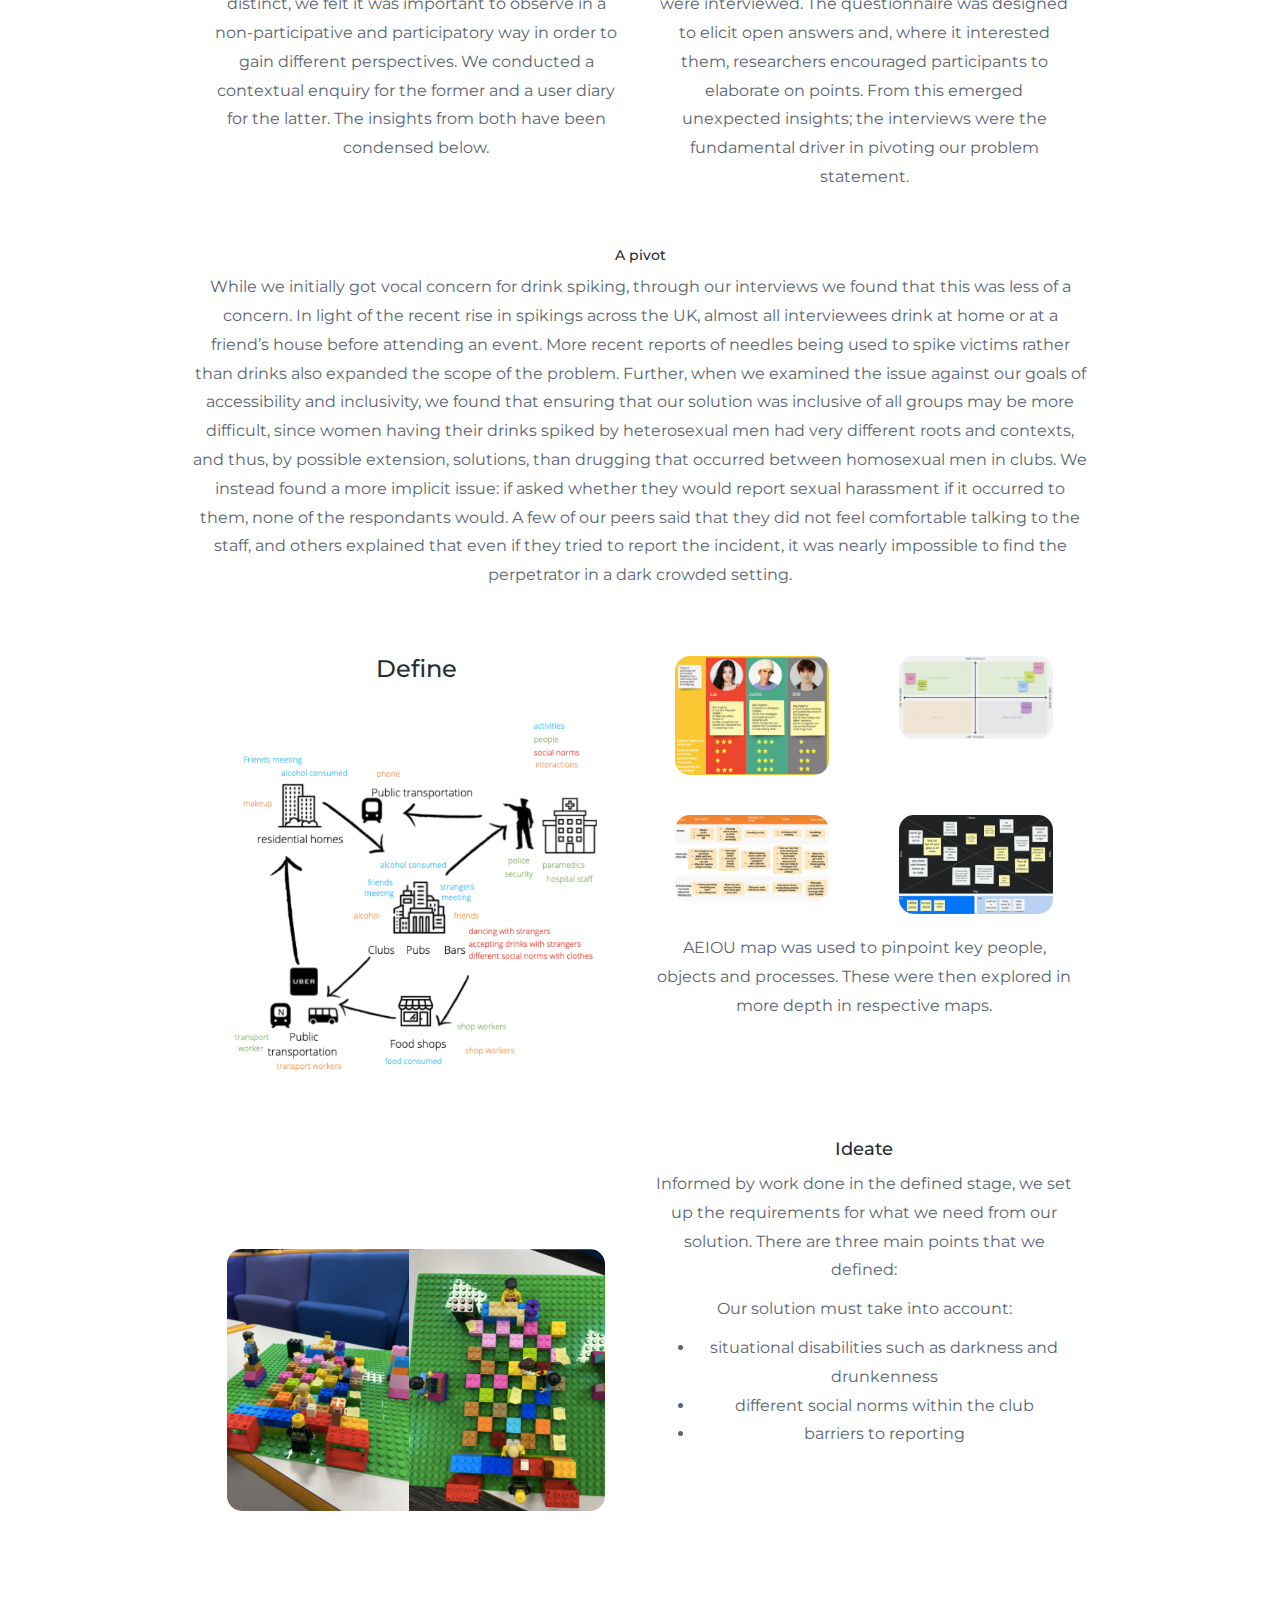
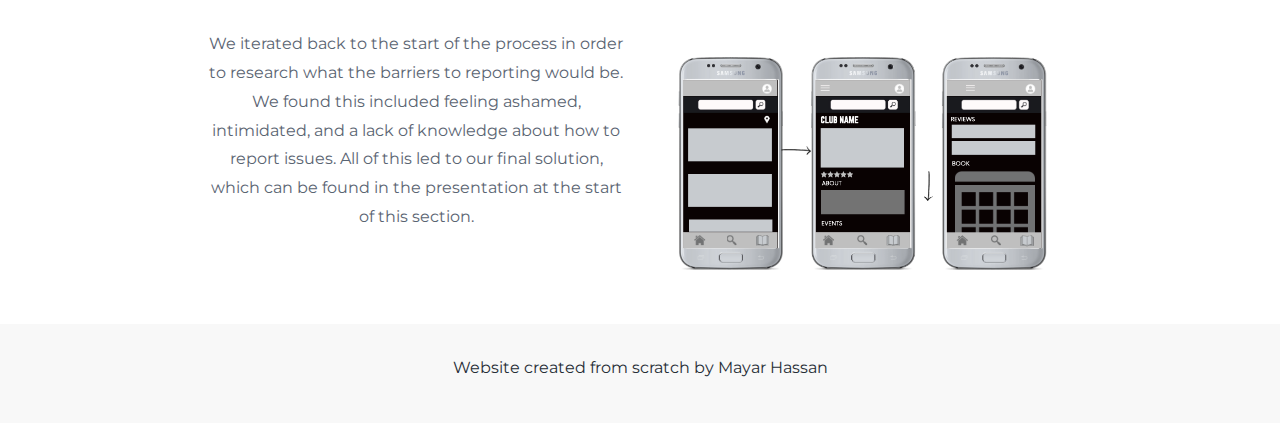
<file: project-2.html>
<!DOCTYPE html>
<html lang="en">
<head>
 <title>Mayar Hassan - project 2</title>
 <meta charset="utf-8">
 <meta name="viewport" content="width=device-width, initial-scale=1">
 <link rel="stylesheet" href="https://maxcdn.bootstrapcdn.com/bootstrap/3.4.1/css/bootstrap.min.css">
 <link href="https://fonts.googleapis.com/css?family=Montserrat" rel="stylesheet">
 <script src="https://ajax.googleapis.com/ajax/libs/jquery/3.6.3/jquery.min.js"></script>
 <script src="https://maxcdn.bootstrapcdn.com/bootstrap/3.4.1/js/bootstrap.min.js"></script>


 <link rel="stylesheet" href="style.css">


 </head>
<body>


<!-- Navbar -->
<nav class="navbar navbar-default navbar-fixed-top">
 <div class="container">
   <div class="navbar-header">
     <button type="button" class="navbar-toggle" data-toggle="collapse" data-target="#myNavbar">
       <span class="icon-bar"></span>
       <span class="icon-bar"></span>
       <span class="icon-bar"></span>                       
     </button>
     <a class="navbar-brand" href="./index.html">MAYAR HASSAN</a>
   </div>
   <div class="collapse navbar-collapse" id="myNavbar">
     <ul class="nav navbar-nav navbar-right">
       <li><a href="./about-me.html">About Me</a></li>
       <li><a href="./index.html#projects">Projects</a></li>
       <li><a href="./my-process.html">My Process</a></li>
     </ul>
   </div>
 </div>
</nav>


<div class="main" id="main">




<div class="container-fluid text-center" id="top-box">
 <div class="row">
   
     <h3>Project:</h3>
     <h1> Better Night App </h1>
     <h3>A project to answer the following question:</h3>
     <p> How can we improve night-time safety for nights out? </p>
   
    <i class="glyphicon glyphicon-star" style="font-size:100px"></i>

   
 </div>
</div>


<div class="hr-div">
 <hr>
 <h1>Skills / Tools Used</h1>
 <div class="scroll-menu">
   <div class="new-pill subject-pill active" data-t="0">Design Thinking</div>
   <div class="new-pill subject-pill" data-t="2">UI/UX</div>
   <div class="new-pill subject-pill" data-t="3">Stakeholder Interviews</div>
   <div class="new-pill subject-pill" data-t="4">Behavioral Science</div>
 </div>
 <div class="div-container">
   <div class="explaination" style="display: block;" data-t="0"><p>This project was completed as part of a module on Design Thinking. As such, the entire project followed the design thinking methodology.</p></div>
   <div class="explaination" data-t="2"><p>Part of the design thinking methodology concerns UX.</p></div>
   <div class="explaination" data-t="3"><p>Stakeholder interviews are an essential part of the Design Thinking Methodology.</p></div>
   <div class="explaination" data-t="4"><p>Behavioral science was used to try to better empathize with potential users.</p></div>
  </div>
 <hr>
</div>








<div class="container-fluid text-center div-container">


<div class = "row" >
 <div class = "col-sm-6" >
   <h2> My Role </h2>
      
           <p>Creative director, Product manager, Project manager.</p>
      
 </div>
 <div class = "col-sm-6" >
   <h2> My Contribution </h2>
      
           <p> I set the vision and oversaw a design thinking process to arrive at the solution, as well as being intimately involved with creating user stories, talking to stakeholders and prototyping solutions.</p>
  
 </div>
</div>


<br>
<div class = "row" >
 <div class = "col-sm-6" >
   <h2> What Was the Challenge? </h2>
      
           <p> Create a solution to a very general issue of making nights-out more enjoyable.</p>
     
   </div>
   <div class = "col-sm-6" >
   <h2> Final Product </h2>
      
           <p>A high-fidelity prototype of the app created in Figma. </p>
      
   </div>
</div>
</div>


<div class="hr-div">
 <hr>
</div>


<div class="container-fluid div-container">
<h1> Process</h1>
<p>See more about my solution design process <a href="./my-process.html">here</a>.</p>
<br>


<div id="myCarousel" class="carousel slide" data-ride="carousel">
 <!-- Indicators -->
 <ol class="carousel-indicators">
   <li data-target="#myCarousel" data-slide-to="0" class="active"></li>
   <li data-target="#myCarousel" data-slide-to="1"></li>
   <li data-target="#myCarousel" data-slide-to="2"></li>
   <li data-target="#myCarousel" data-slide-to="3"></li>
   <li data-target="#myCarousel" data-slide-to="4"></li>
   <li data-target="#myCarousel" data-slide-to="5"></li>
   <li data-target="#myCarousel" data-slide-to="6"></li>
   <li data-target="#myCarousel" data-slide-to="7"></li>
   <li data-target="#myCarousel" data-slide-to="8"></li>
   <li data-target="#myCarousel" data-slide-to="9"></li>
   <li data-target="#myCarousel" data-slide-to="10"></li>
  
 </ol>


 <!-- Wrapper for slides -->
 <div class="carousel-inner">


   <div class="item active">
     <img src="./better-night/slide-1.png" alt="Los Angeles" style="width:100%;">
    
   </div>


   <div class="item">
     <img src="./better-night/slide-2.png" alt="Chicago" style="width:100%;">
   
   </div>
    <div class="item">
     <img src="./better-night/slide3.png" alt="New York" style="width:100%;">
    
   </div>


   <div class="item">
     <img src="./better-night/slide-4.png" alt="New York" style="width:100%;">
    
   </div>


   <div class="item">
     <img src="./better-night/slide-5.png" alt="New York" style="width:100%;">
    
   </div>
   <div class="item">
     <img src="./better-night/slide-6.png" alt="New York" style="width:100%;">
    
   </div>


   <div class="item">
     <img src="./better-night/slide-solution.png" alt="New York" style="width:100%;">
    
   </div>


   <div class="item">
     <img src="./better-night/slide-8.png" alt="New York" style="width:100%;">
    
   </div>
  


   <div class="item">
     <img src="./better-night/slide-neg3.png" alt="New York" style="width:100%;">
    
   </div>


   <div class="item">
     <img src="./better-night/slide-10.png" alt="New York" style="width:100%;">
    
   </div>
   <div class="item">
     <img src="./better-night/slide-neg1.png" alt="New York" style="width:100%;">
    
   </div>
  


 </div>


 <!-- Left and right controls -->
 <a class="left carousel-control" href="#myCarousel" data-slide="prev">
   <span class="glyphicon glyphicon-chevron-left"></span>
   <span class="sr-only">Previous</span>
 </a>
 <a class="right carousel-control" href="#myCarousel" data-slide="next">
   <span class="glyphicon glyphicon-chevron-right"></span>
   <span class="sr-only">Next</span>
 </a>
</div>


<div class="row">
 <div class="col-sm-6">
   <div class="img-cont" data-src="./better-night/overall-solution.png" data-name="Overall Soltion">
     <img class ="show-img"  src="./better-night/overall-solution.png" alt="Overall Solution" style="width:100%;">
   </div>
 </div>
 <div class="col-sm-6">
   <h2>Motivation</h2>
  
    
     <p>After Britain’s transition away from pandemic restrictions, news about sexual harassment and alcohol spiking in clubs became alarmingly frequent. After conducting desk research and interviewing our peers, we noticed that these were common concerns of club-goers. We set ourselves the goal of redesigning an improved clubbing experience by making it safer and more enjoyable.


   Although the existing punishments for spiking and harassment are severe, the interviewees brought to our attention that these crimes are often not reported by victims. We understood that solving the issue of night-time safety requires not only action from the government, but also an intervention on behalf of the clubs themselves. Furthermore, too many clubs are not being held accountable for failing to ensure their customers’ safety. Our solution attempts to address this issue.</p>
  </div>
</div>






<div class="row">














</div>


<br>


<div class="row">
 <div class="col-sm-6">
   <h4>Testing Assumptions</h4>
  
    
 <p>In order to ensure our work was without bias, we tested our assumptions at the start of the design process. We created a word map (ex. 6) with what we associated with nights out. While it couldn't fully encompass the full biases we held, it allowed us to notice any connotations we already held. </p>


 </div>
 <div class="col-sm-6">
   <div class="img-cont" data-src="./better-night/assumption-map.png" data-name="assumption map">
     <span class="helper"></span><img class ="show-img" src="./better-night/assumption-map.png" alt="assumption map" style="width:100%;">
   </div>
 </div>
</div>


<br>




<div class="row">
 <h4>Empathise</h4>
 <p>After becoming conscious of biases, the next step became to research the truth without bias.</p>
 <div class="col-sm-6">


     <h5>Observation and User Diaries </h5>


     <p>Since the social norms of the club environment are distinct, we felt it was important to observe in a non-participative and participatory way in order to gain different perspectives. We conducted a contextual enquiry for the former and a user diary for the latter. The insights from both have been condensed below. </p>
     </div>
    
     <div class="col-sm-6">
     <h5>Interviews</h5>
     <p>9 students of male and female gender, and 1 medic, were interviewed. The questionnaire was designed to elicit open answers and, where it interested them, researchers encouraged participants to elaborate on points. From this emerged unexpected insights; the interviews were the fundamental driver in pivoting our problem statement.</p>
  
   </div>
 </div>
 <br>


 <div class="row">
   <h5>A pivot</h5>
         <p>While we initially got vocal concern for drink spiking, through our interviews we found that this was less of a concern. In light of the recent rise in spikings across the UK, almost all interviewees drink at home or at a friend’s house before attending an event.
  
           More recent reports of needles being used to spike victims rather than drinks also expanded the scope of the problem. Further, when we examined the issue against our goals of accessibility and inclusivity, we found that ensuring that our solution was inclusive of all groups may be more difficult, since women having their drinks spiked by heterosexual men had very different roots and contexts, and thus, by possible extension, solutions, than drugging that occurred between homosexual men in clubs.
          
           We instead found a more implicit issue: if asked whether they would report sexual harassment if it occurred to them, none of the respondants would. A few of our peers said that they did not feel comfortable talking to the staff, and others explained that even if they tried to report the incident, it was nearly impossible to find the perpetrator in a dark crowded setting.</p>
   </div>
   <br>


 <div class="row">
   <div class="col-sm-6">
     <h3>Define</h3>
     <div class="img-cont" data-src="./better-night/AEIOU-map.png" data-name="AEIOU map">
       <span class="helper"></span><img class ="show-img"  src="./better-night/AEIOU-map.png" alt="AEIOU map" style="width:100%;">
     </div>
    
   </div>
   <div class="col-sm-6">
     <div class="row">
       <div class="col-sm-6">
         <div class="img-cont"  data-src="./better-night/personas.png" data-name="Persona example">
         <img class ="show-img"  src="./better-night/personas.png" alt="New York" style="width:100%;">
         </div>
       </div>
       <div class="col-sm-6">
         <div class="img-cont"  data-name="low fidelity lego">
           <img class ="show-img"  src="./better-night/stakeholder-map.png" alt="New York" style="width:100%;">
         </div>
       </div>
     </div>
     <div class="row">
       <div class="col-sm-6">
         <div class="img-cont"  data-name="low fidelity lego">
           <img class ="show-img"  src="./better-night/user-journey.png" alt="User Journey" style="width:100%;">
         </div>
       </div>
       <div class="col-sm-6">
         <div class="img-cont" data-name="low fidelity lego">
           <img class ="show-img" src="./better-night/emapathy map.png"  alt="Empathy Map" style="width:100%;">
         </div>
       </div>
     </div>
     <p>AEIOU map  was used to pinpoint key people, objects and processes. These were then explored in more depth in respective maps. </p>


   </div>
</div>
<br>






<div class="row">
 <div class="col-sm-6">
   <div class="img-cont" style="height: 500px;" data-src="./better-night/low-fidelity-lego.png" data-name="low fidelity lego">
     <span class="helper"></span><img class ="show-img"  src="./better-night/low-fidelity-lego.png" alt="low fidelity lego prototype" style="width:100%;">
   </div>


 
 </div>
 <div class="col-sm-6">
   <h4>Ideate</h4>
  
     <p>Informed by  work done in the defined  stage, we set up the requirements for what we need from our solution. There are three main points that we defined:</p>
     <p>Our solution must take into account:</p>


     <ul>
       <li>situational disabilities such as darkness and drunkenness</li>
       <li>different social norms within the club</li>
       <li>barriers to reporting</li>
     </ul>
  
    
  
  
 </div> 
</div>


<div class="row">
 <div class="col-sm-6">




  
     <p>We iterated back to the start of the process in order to research what the barriers to reporting would be. We found this included feeling  ashamed, intimidated, and a lack of knowledge about how to report issues. All of this led to our final solution, which can be found in the presentation at the start of this section.</p>
  
  
 </div>
 <div class="col-sm-6">
   <div class="img-cont" data-src="./better-night/low-fidelity-app.png" data-name="low fidelity app">
    <img class ="show-img"  src="./better-night/low-fidelity-app.png" alt="low fidelity app prototype" style="width:100%;">
   </div>






  
 </div>
 </div>


<div id="pictureModal" class="modal">
 <div class="modal-content">
   <span class="close">&times;</span>
   <div id="modal-content"></div>
   </div>
</div>




 


</div>
</div>


<footer class="container-fluid bg-1 text-center">
 <p>Website created from scratch by Mayar Hassan</p>
</footer>


</body>
</html>


<script src="./script.js"></script>
<script src="./carosel2.js"></script>
</file>
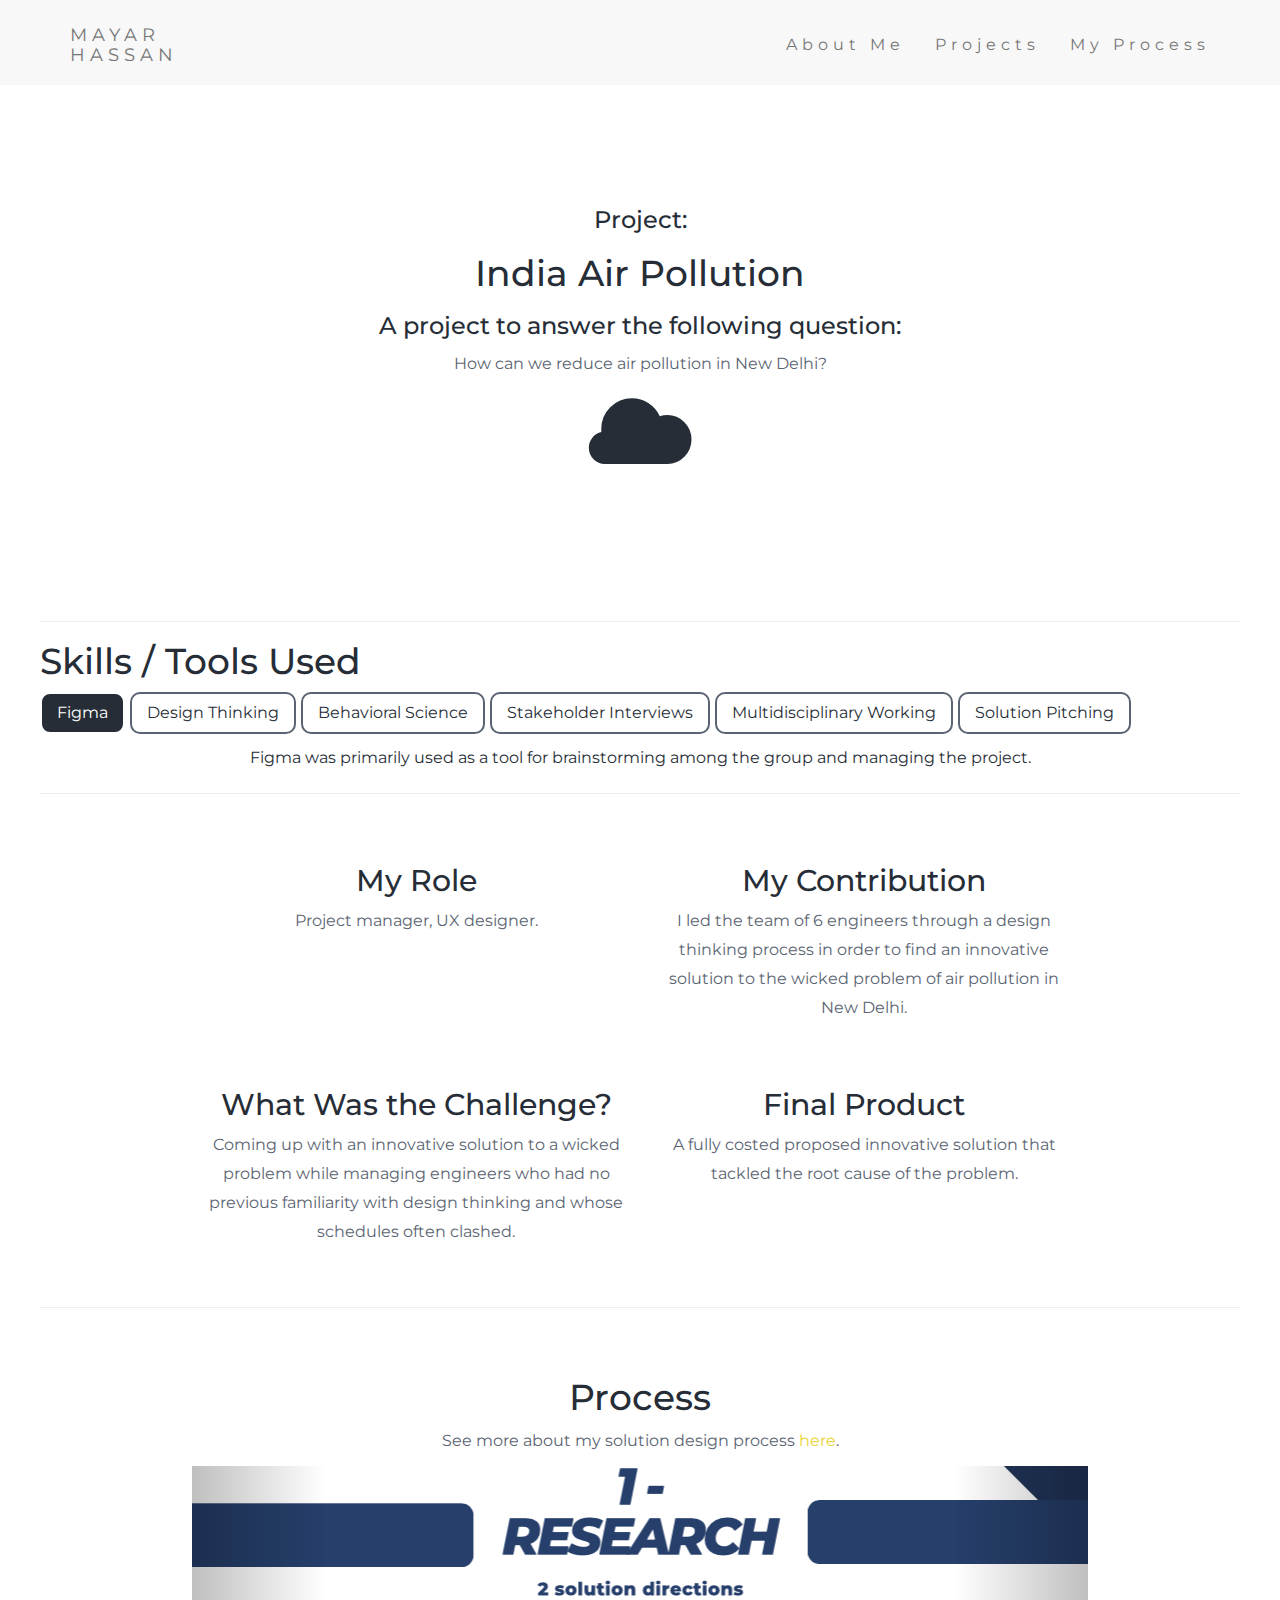
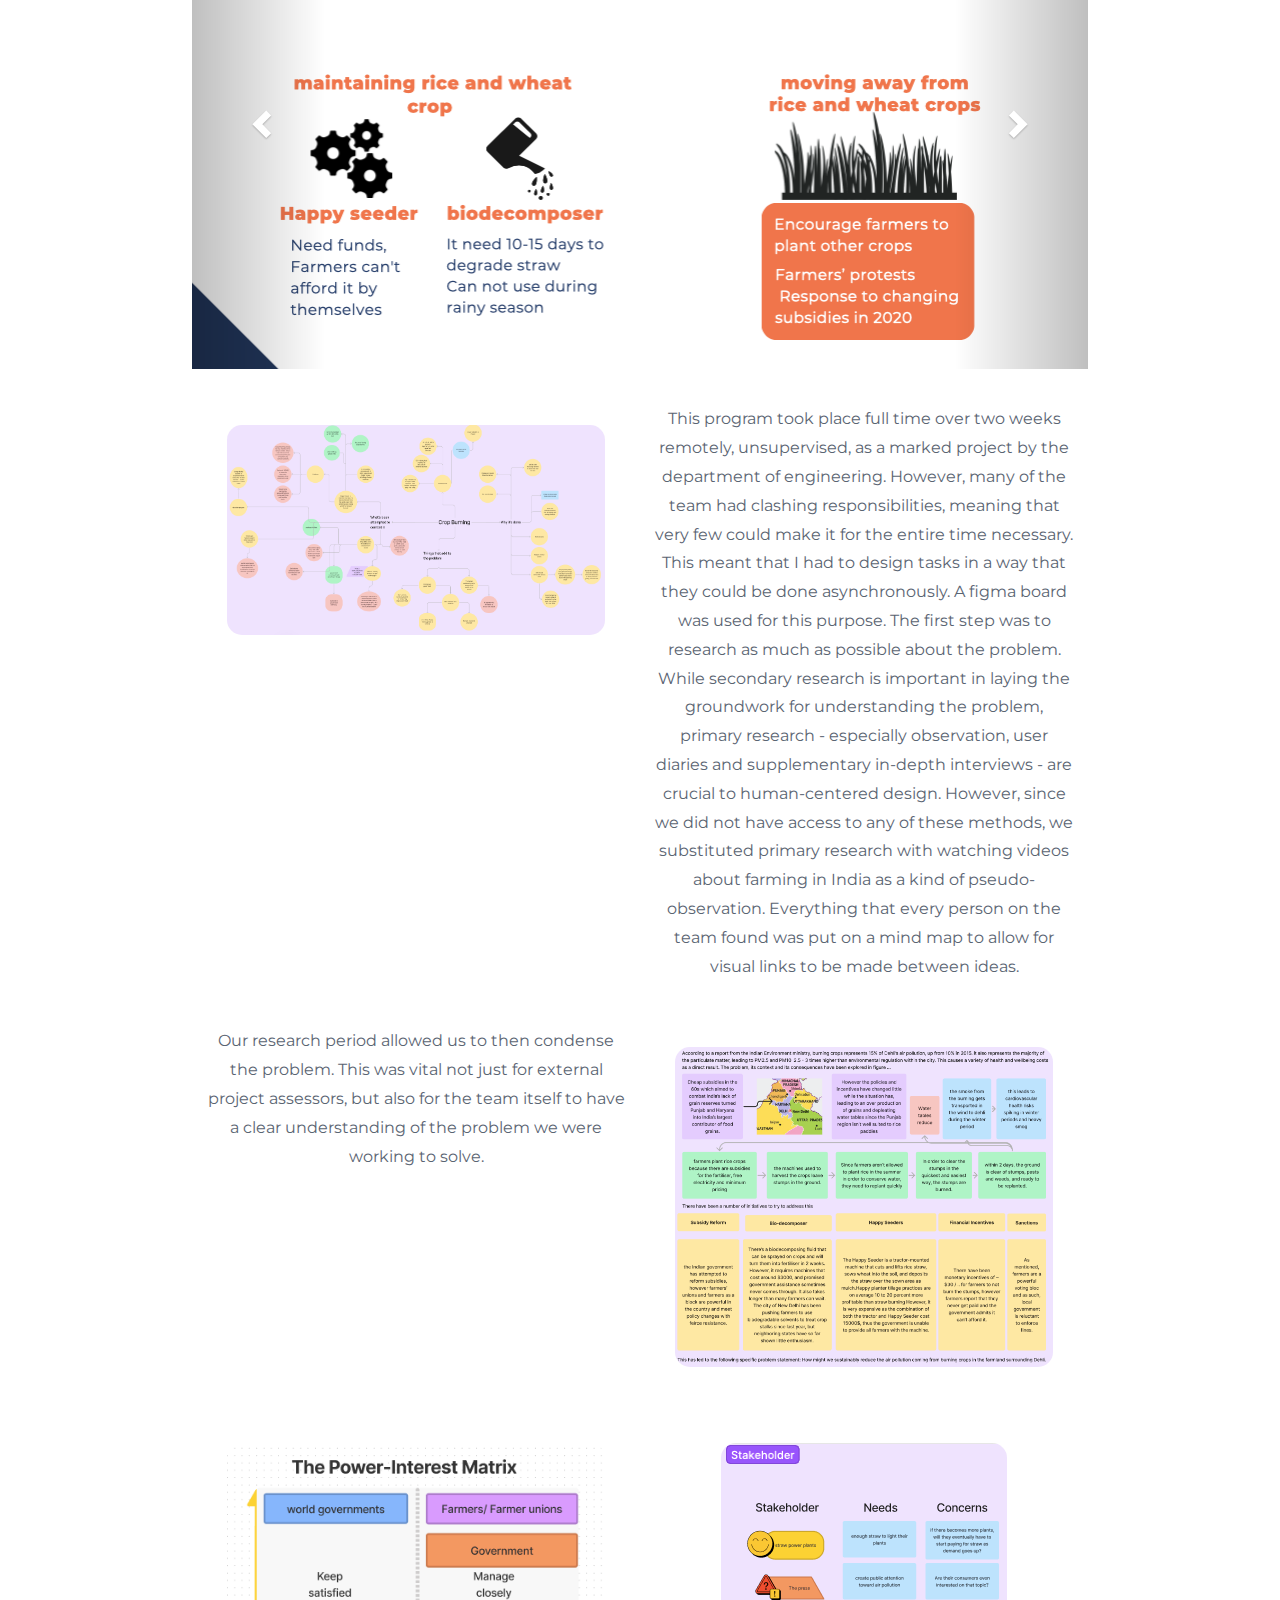
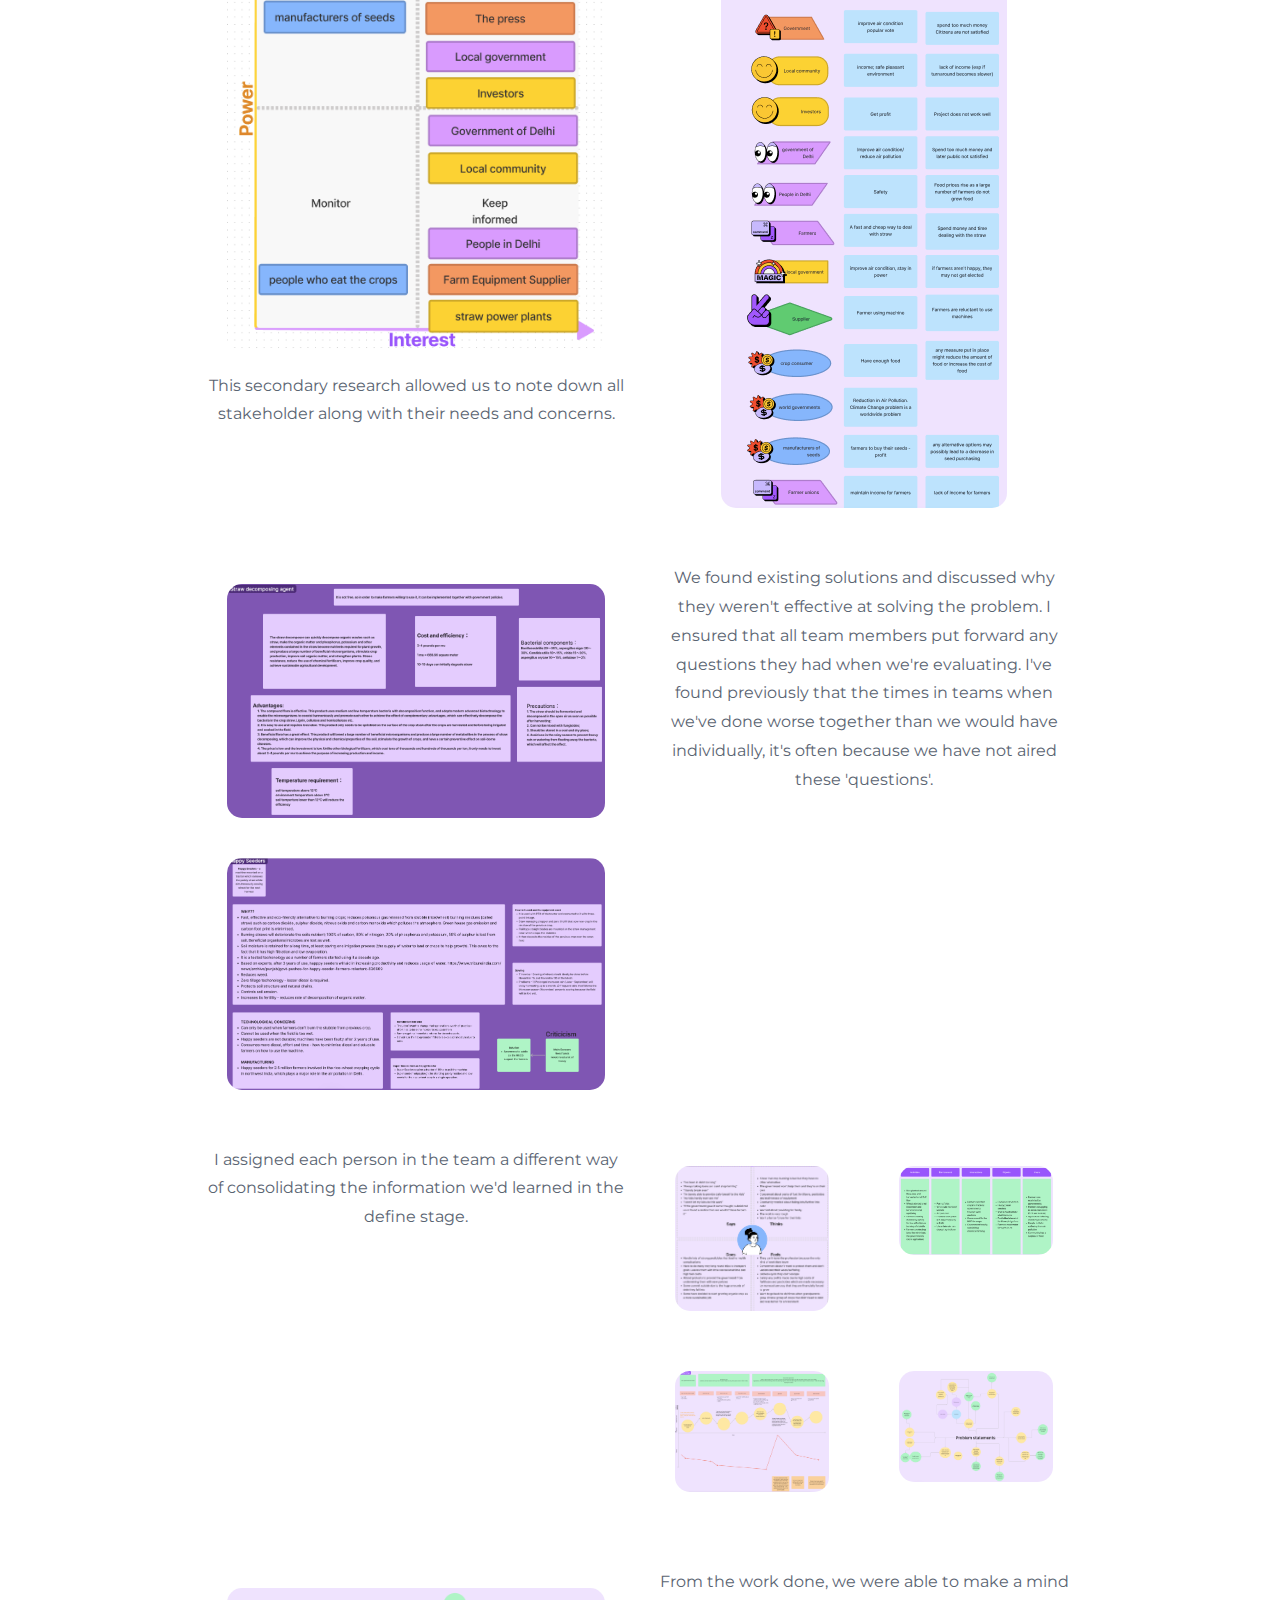
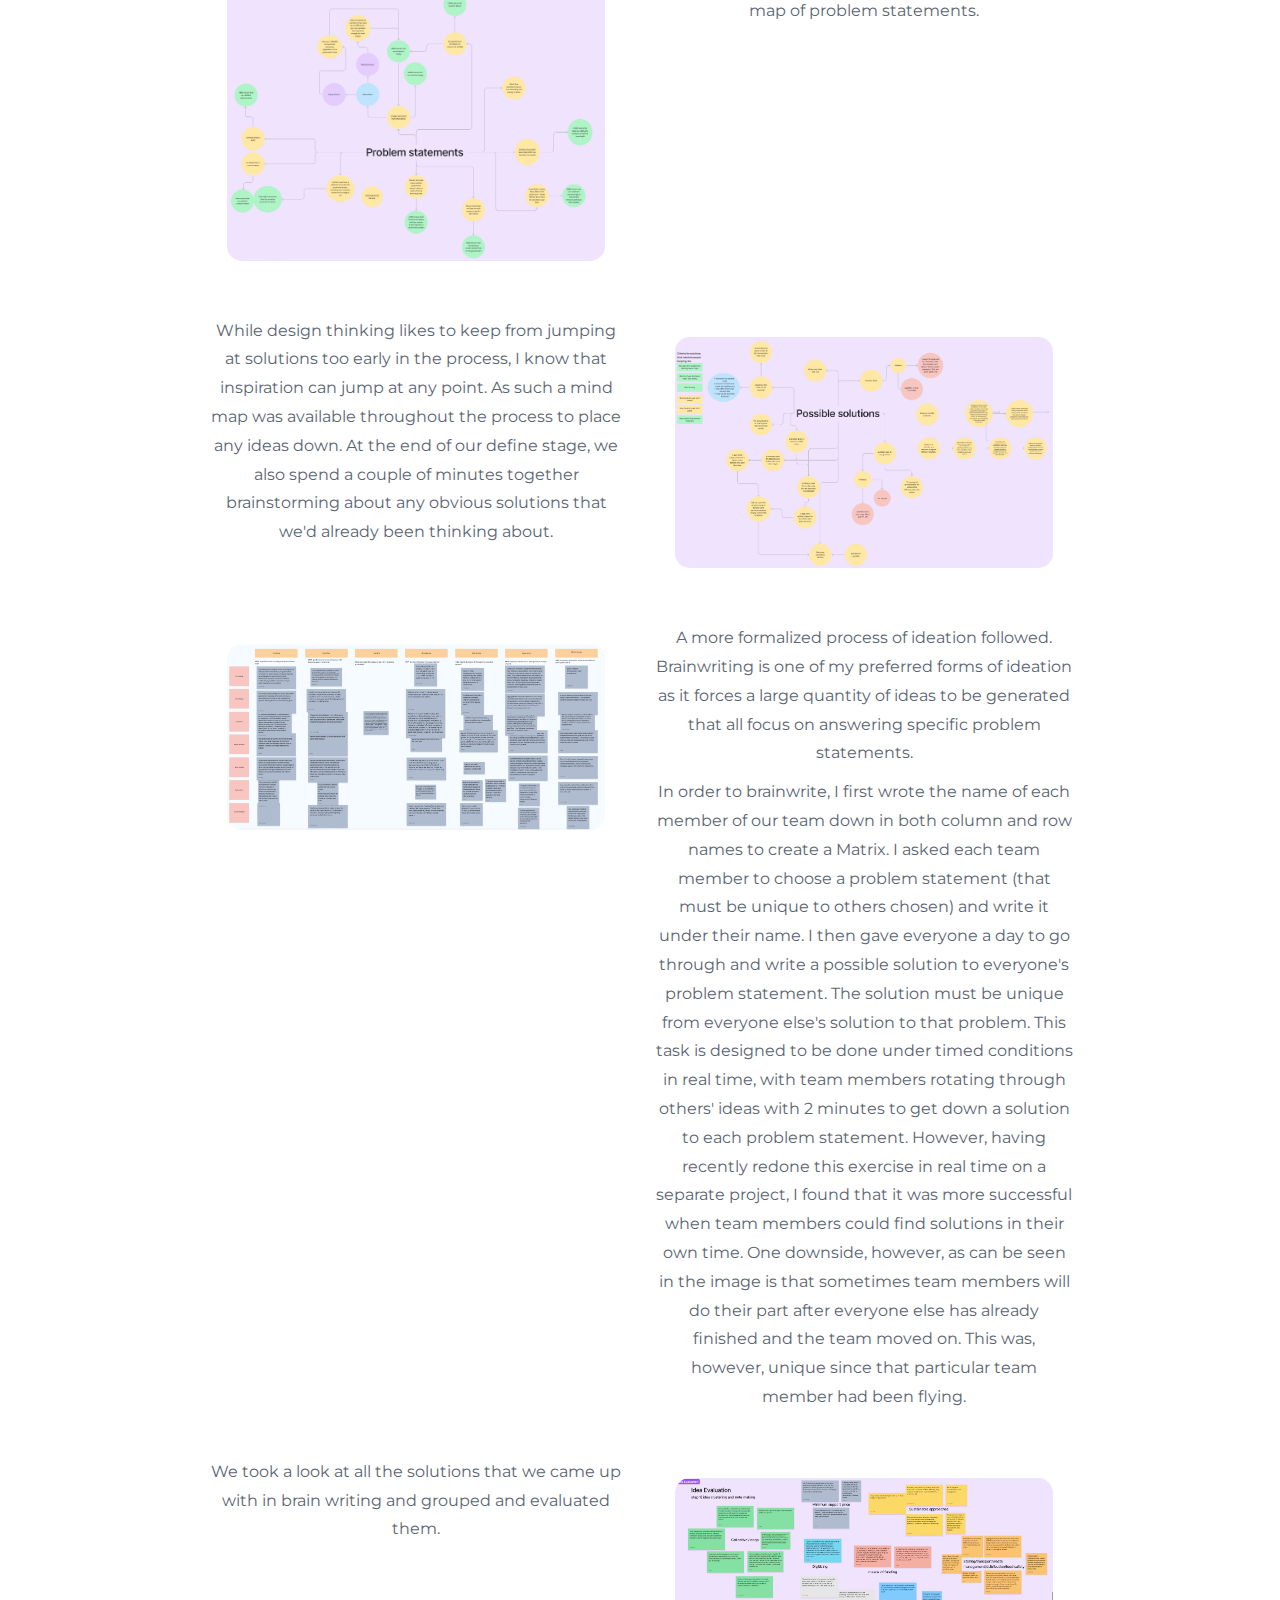
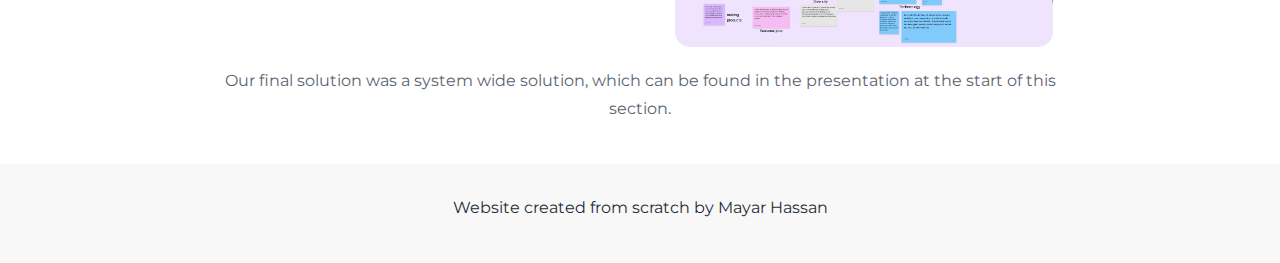
<file: project-3.html>
<!DOCTYPE html>
<html lang="en">
<head>
 <title>Mayar Hassan - project 3</title>
 <meta charset="utf-8">
 <meta name="viewport" content="width=device-width, initial-scale=1">
 <link rel="stylesheet" href="https://maxcdn.bootstrapcdn.com/bootstrap/3.4.1/css/bootstrap.min.css">
 <link href="https://fonts.googleapis.com/css?family=Montserrat" rel="stylesheet">
 <script src="https://ajax.googleapis.com/ajax/libs/jquery/3.6.3/jquery.min.js"></script>
 <script src="https://maxcdn.bootstrapcdn.com/bootstrap/3.4.1/js/bootstrap.min.js"></script>


 <link rel="stylesheet" href="style.css">
 <script defer src="./script.js"></script>
 </head>
<body>


<!-- Navbar -->
<nav class="navbar navbar-default navbar-fixed-top">
 <div class="container">
   <div class="navbar-header">
     <button type="button" class="navbar-toggle" data-toggle="collapse" data-target="#myNavbar">
       <span class="icon-bar"></span>
       <span class="icon-bar"></span>
       <span class="icon-bar"></span>                       
     </button>
     <a class="navbar-brand" href="./index.html">MAYAR HASSAN</a>
   </div>
   <div class="collapse navbar-collapse" id="myNavbar">
     <ul class="nav navbar-nav navbar-right">
       <li><a href="./about-me.html">About Me</a></li>
       <li><a href="./index.html#projects">Projects</a></li>
       <li><a href="./my-process.html">My Process</a></li>
     </ul>
   </div>
 </div>
</nav>


<div class="main" id="main">


 <div class="container-fluid text-center"  id="top-box">
   <div class="row">
     
       <h3>Project:</h3>
       <h1> India Air Pollution </h1>
       <h3>A project to answer the following question:</h3>
       <p> How can we reduce air pollution in New Delhi? </p>
    
    
      <i class="glyphicon glyphicon-cloud" style="font-size:100px"></i>
      
   </div>
  
 </div>


 <div class="hr-div">
   <hr>
   <h1>Skills / Tools Used</h1>
   <div class="scroll-menu">
     <div class="new-pill subject-pill active" data-t="0">Figma</div>
     <div class="new-pill subject-pill" data-t="1">Design Thinking</div>
     <div class="new-pill subject-pill" data-t="2">Behavioral Science</div>
     <div class="new-pill subject-pill" data-t="3">Stakeholder Interviews</div>
     <div class="new-pill subject-pill" data-t="5">Multidisciplinary Working</div>
     <div class="new-pill subject-pill" data-t="6">Solution Pitching</div>
   </div>
   <div class="div-container">
     <div class="explaination" style="display: block;" data-t="0"><p>Figma was primarily used as a tool for brainstorming among the group and managing the project.</p></div>
     <div class="explaination" data-t="2"><p>Behavioral science was used to decompose the wicked problem that was New Delhi's air pollution and to try to find solutions that would work.</p></div>
     <div class="explaination" data-t="3"><p>Under my guidance, the group was following a design thinking approach to solving the problem, and as such, it was important to understand our stakeholders, including through interviews.</p></div>
     <div class="explaination" data-t="5"><p>The project was made up of students across engineering. We had to take a multidisciplinary approach to the project.</p></div>
     <div class="explaination" data-t="6"><p>Our final deliverable was a report to pitch our potential solution. Our report received a first class.</p></div>
   </div>
   <hr>
 </div>












<div class="container-fluid div-container text-center">




<div class = "row">
 <div class = "col-sm-6" >
   <h2> My Role </h2>
      
           <p>Project manager, UX designer.</p>
      
 </div>
 <div class = "col-sm-6" >
   <h2> My Contribution </h2>
      
           <p>I led the team of 6 engineers through a design thinking process in order to find an innovative solution to the wicked problem of air pollution in New Delhi. </p>
    
   </div>
</div>
<br>
<div class = "row">
 <div class = "col-sm-6" >
   <h2> What Was the Challenge? </h2>
      
           <p>Coming up with an innovative solution to a wicked problem while managing engineers who had no previous familiarity with design thinking and whose schedules often clashed.</p>
      
   </div>
   <div class = "col-sm-6" >
   <h2> Final Product </h2>


     
           <p>A fully costed proposed innovative solution that tackled the root cause of the problem. </p>
    
   </div>
</div>


</div>


<div class="hr-div">
 <hr>
</div>


<div class="container-fluid div-container">
<h1> Process</h1>
<p>See more about my solution design process <a href="./my-process.html">here</a>.</p>


<div class="row">
   
   <div id="myCarousel" class="carousel slide" data-ride="carousel">
     <!-- Indicators -->
     <ol class="carousel-indicators">
       <li data-target="#myCarousel" data-slide-to="0" class="active"></li>
       <li data-target="#myCarousel" data-slide-to="1"></li>
       <li data-target="#myCarousel" data-slide-to="2"></li>
       <li data-target="#myCarousel" data-slide-to="3"></li>
       <li data-target="#myCarousel" data-slide-to="4"></li>
       <li data-target="#myCarousel" data-slide-to="5"></li>
       <li data-target="#myCarousel" data-slide-to="6"></li>
       <li data-target="#myCarousel" data-slide-to="7"></li>
       <li data-target="#myCarousel" data-slide-to="8"></li>
       <li data-target="#myCarousel" data-slide-to="9"></li>
     </ol>
      <!-- Wrapper for slides -->
     <div class="carousel-inner">
        <div class="item active">
         <img src="./air-pol-pics/pp-research.png" alt="Los Angeles" style="width:100%;">
        
       </div>
        <div class="item">
         <img src="./air-pol-pics/pp-debt-cycle.png" alt="Chicago" style="width:100%;">
        
       </div>
    
       <div class="item">
         <img src="./air-pol-pics/pp-define.png" alt="New York" style="width:100%;">
        
       </div>


       <div class="item">
         <img src="./air-pol-pics/pp-empathise.png" alt="New York" style="width:100%;">
        
       </div>
       <div class="item">
         <img src="./air-pol-pics/pp-idea-eval.png" alt="New York" style="width:100%;">
        
       </div>
       <div class="item">
         <img src="./air-pol-pics/pp-ideate.png" alt="New York" style="width:100%;">
        
       </div>
       <div class="item">
         <img src="./air-pol-pics/pp-methodology.png" alt="New York" style="width:100%;">
        
       </div>
       <div class="item">
         <img src="./air-pol-pics/pp-our-solution.png" alt="New York" style="width:100%;">
        
       </div>
       <div class="item">
         <img src="./air-pol-pics/pp-research.png" alt="New York" style="width:100%;">
        
       </div>
       <div class="item">
         <img src="./air-pol-pics/pp-un.png" alt="New York" style="width:100%;">
        
       </div>
     </div>
      <!-- Left and right controls -->
     <a class="left carousel-control" href="#myCarousel" data-slide="prev">
       <span class="glyphicon glyphicon-chevron-left"></span>
       <span class="sr-only">Previous</span>
     </a>
     <a class="right carousel-control" href="#myCarousel" data-slide="next">
       <span class="glyphicon glyphicon-chevron-right"></span>
       <span class="sr-only">Next</span>
     </a>
   </div>
 
</div>
<br>












<div class="row">
 <div class="col-sm-6"><div class="img-cont" data-src="./air-pol-pics/research-india.png" data-name="Research">
  <img class ="show-img" src="./air-pol-pics/research-india.png" alt="Research" style="width:100%; vertical-align: middle; border-radius: 15px;"></div></div>
 <div class="col-sm-6">
 
 <p>This program took place full time over two weeks remotely, unsupervised, as a marked project by the department of engineering. However, many of the team had clashing responsibilities, meaning that very few could make it for the entire time necessary. This meant that I had to design tasks in a way that they could be done asynchronously.
 A figma board was used for this purpose.
 The first step was to research as much as possible about the problem.
 While secondary research is important in laying the groundwork for understanding the problem, primary research - especially observation, user diaries and supplementary in-depth interviews - are crucial to human-centered design.
   However, since we did not have access to any of these methods, we substituted primary research with watching videos about farming in India as a kind of pseudo-observation.
  Everything that every person on the team found was put on a mind map to allow for visual links to be made between ideas.</p>


</div>
</div>
<br>
<div class="row">
 <div class="col-sm-6">


 <p>Our research period allowed us to then condense the problem. This was vital not just for external project assessors, but also for the team itself to have a clear understanding of the problem we were working to solve.</p>
 </div>
 <div class="col-sm-6"><div class="img-cont" data-src="./air-pol-pics/problem-description-india.png" data-name="Problem Description">
   <img class ="show-img" src="./air-pol-pics/problem-description-india.png" alt="Problem Description" style="width:100%;">
 </div></div>
</div>
<br>


<div class="row">
 <div class="col-sm-6">
   <div class="img-cont" data-src="./air-pol-pics/stakeholder-map.png" data-name="Stakeholder Map">
  <img class ="show-img" src="./air-pol-pics/stakeholder-map.png" alt="Stakeholder Map" style="width:100%;">
 </div>
  
     <p>This secondary research allowed us to note down all stakeholder along with their needs and concerns.</p>
  
   </div>
 <div class="col-sm-6">
   <div class="img-cont" data-src="./air-pol-pics/stakeholder-eval.png" data-name="Stakeholder Evaluation">
     <img class ="show-img" src="./air-pol-pics/stakeholder-eval.png" alt="Stakeholder Evaluation" >
   </div>
 </div>
 
</div>
<br>




<div class="row">
 <div class="col-sm-6">
  
     <div class="img-cont"  style="max-height:500px;" data-src="./air-pol-pics/straw-decom-eval.png" data-name="existing solution evaluation">
      <img class ="show-img" src="./air-pol-pics/straw-decom-eval.png"   alt="existing solution evaluation" style="width:100%;">
     </div>
 
     <div class="img-cont" style="max-height:500px;" data-src="./air-pol-pics/happy-seeder-eval.png" data-name="existing solution evaluation">
      <img class ="show-img" src="./air-pol-pics/happy-seeder-eval.png" alt="existing solution evaluation" style="width:100%;">
     </div>
  
 </div>
 <div class="col-sm-6">
  
   <p>We found existing solutions and discussed why they weren't effective at solving the problem.
   I ensured that all team members put forward any questions they had when we're evaluating.
   I've found previously that the times in teams when we've done worse together than we would have individually, it's often because we have not aired these 'questions'. </p>
  </div>
</div>






<br>




<div class="row">
 <div class="col-sm-6">
  
   <p>I assigned each person in the team a different way of consolidating the information we'd learned in the define stage.</p>
  
  </div>
 <div class="col-sm-6">
   <div class="row">
     <div class="col-sm-6"><div class="img-cont" style="max-height: 400px; margin-bottom: 20px;" data-src="./air-pol-pics/Empathy-map.png" data-name="Empathy map">
       <img class ="show-img" src="./air-pol-pics/Empathy-map.png" alt="Empathy map" style="width:100%;"></div></div>
     <div class="col-sm-6"><div class="img-cont" style="max-height: 400px; margin-bottom: 20px;" data-src="./air-pol-pics/AEIOU-india.png" data-name="AEIOU">
       <img class ="show-img" src="./air-pol-pics/AEIOU-india.png" alt="AEIOU" style="width:100%;"></div></div>
   </div>
  
   <div class="row">
     <div class="col-sm-6"><div class="img-cont" style="max-height: 400px; margin-bottom: 20px;" data-src="./air-pol-pics/user-journey.png" data-name="User Journey">
      <img class ="show-img" src="./air-pol-pics/user-journey.png" alt="User Journey" style="width:100%;"></div></div>
     <div class="col-sm-6"><div class="img-cont" style="max-height: 400px; margin-bottom: 20px;" data-src="./flofee-pics/prototype.png" data-name="prototype"><span class="helper"></span><img class ="show-img" src="./air-pol-pics/problem-statement-eval.png" alt="New York" style="width:100%;"></div></div>
   </div>
 </div>
</div>


<br>


<div class="row">
  <div class="col-sm-6">
   <div class="img-cont" data-src="./air-pol-pics/problem-statement-eval.png" data-name="problem statement evaluation">
     <img class ="show-img" src="./air-pol-pics/problem-statement-eval.png" alt="New York" style="width:100%;">
   </div>
 </div>
   <div class="col-sm-6"><p>From the work done, we were able to make a mind map of problem statements.</p>
 </div>
</div>
<br>


<div class="row">
  <div class="col-sm-6">
   <p>While design thinking likes to keep from jumping at solutions too early in the process, I know that inspiration can jump at any point.
   As such a mind map was available throughout the process to place any ideas down. At the end of our define stage, we also spend a couple of minutes together brainstorming about any obvious solutions that we'd already been thinking about.
   </p>
 </div>
 <div class="col-sm-6">
     <div class="img-cont" data-src="./air-pol-pics/possible-solutions.png" data-name="Possible solutions">
     <img class ="show-img" src="./air-pol-pics/possible-solutions.png" alt="New York" style="width:100%;">
     </div>
 </div>
</div>




<br>




 <div class="row">
  
   <div class="col-sm-6"><div class="img-cont" data-src="./air-pol-pics/brainwriting.png" data-name="brainwriting">
     <img class ="show-img" src="./air-pol-pics/brainwriting.png" alt="New York" style="width:100%;"></div>
   </div>


   <div class="col-sm-6">
    
       <p>A more formalized process of ideation followed. Brainwriting is one of my preferred forms of ideation as it forces a large quantity of ideas to be generated that all focus on answering specific problem statements.</p>
     <p>In order to brainwrite, I first wrote the name of each member of our team down in both column and row names to create a Matrix.
     I asked each team member to choose a problem statement (that must be unique to others chosen) and write it under their name.
     I then gave everyone a day to go through and write a possible solution to everyone's problem statement. The solution must be unique from everyone else's solution to that problem.
     This task is designed to be done under timed conditions in real time, with team members rotating through others' ideas with 2 minutes to get down a solution to each problem statement.
     However, having recently redone this exercise in real time on a separate project, I found that it was more successful when team members could find solutions in their own time.
     One downside, however, as can be seen in the image is that sometimes team members will do their part after everyone else has already finished and the team moved on. This was, however, unique since that particular team member had been flying.</p>
   </div>
 </div>






<br>




<div class="row">
 <div class="col-sm-6">
   <p>We took a look at all the solutions that we came up with in brain writing and grouped and evaluated them.
 </p>
 </div>
 <div class="col-sm-6">
   <div class="img-cont" data-src="./air-pol-pics/idea-evaluation.png" data-name="idea evaluation">
     <img class ="show-img" src="./air-pol-pics/idea-evaluation.png" alt="New York" style="width:100%;">
   </div>
 </div>
 </div>




<div class="row">
 <p>Our final solution was a system wide solution, which can be found in the presentation at the start of this section.</p>
</div>








</div>








</div>




<div id="pictureModal" class="modal">
 <div class="modal-content">
   <span class="close">&times;</span>
   <div id="modal-content"></div>
   </div>
</div>


<footer class="container-fluid bg-1 text-center">
 <p>Website created from scratch by Mayar Hassan</p>
</footer>


</body>
</html>
<script src="./carosel2.js"></script>
</file>
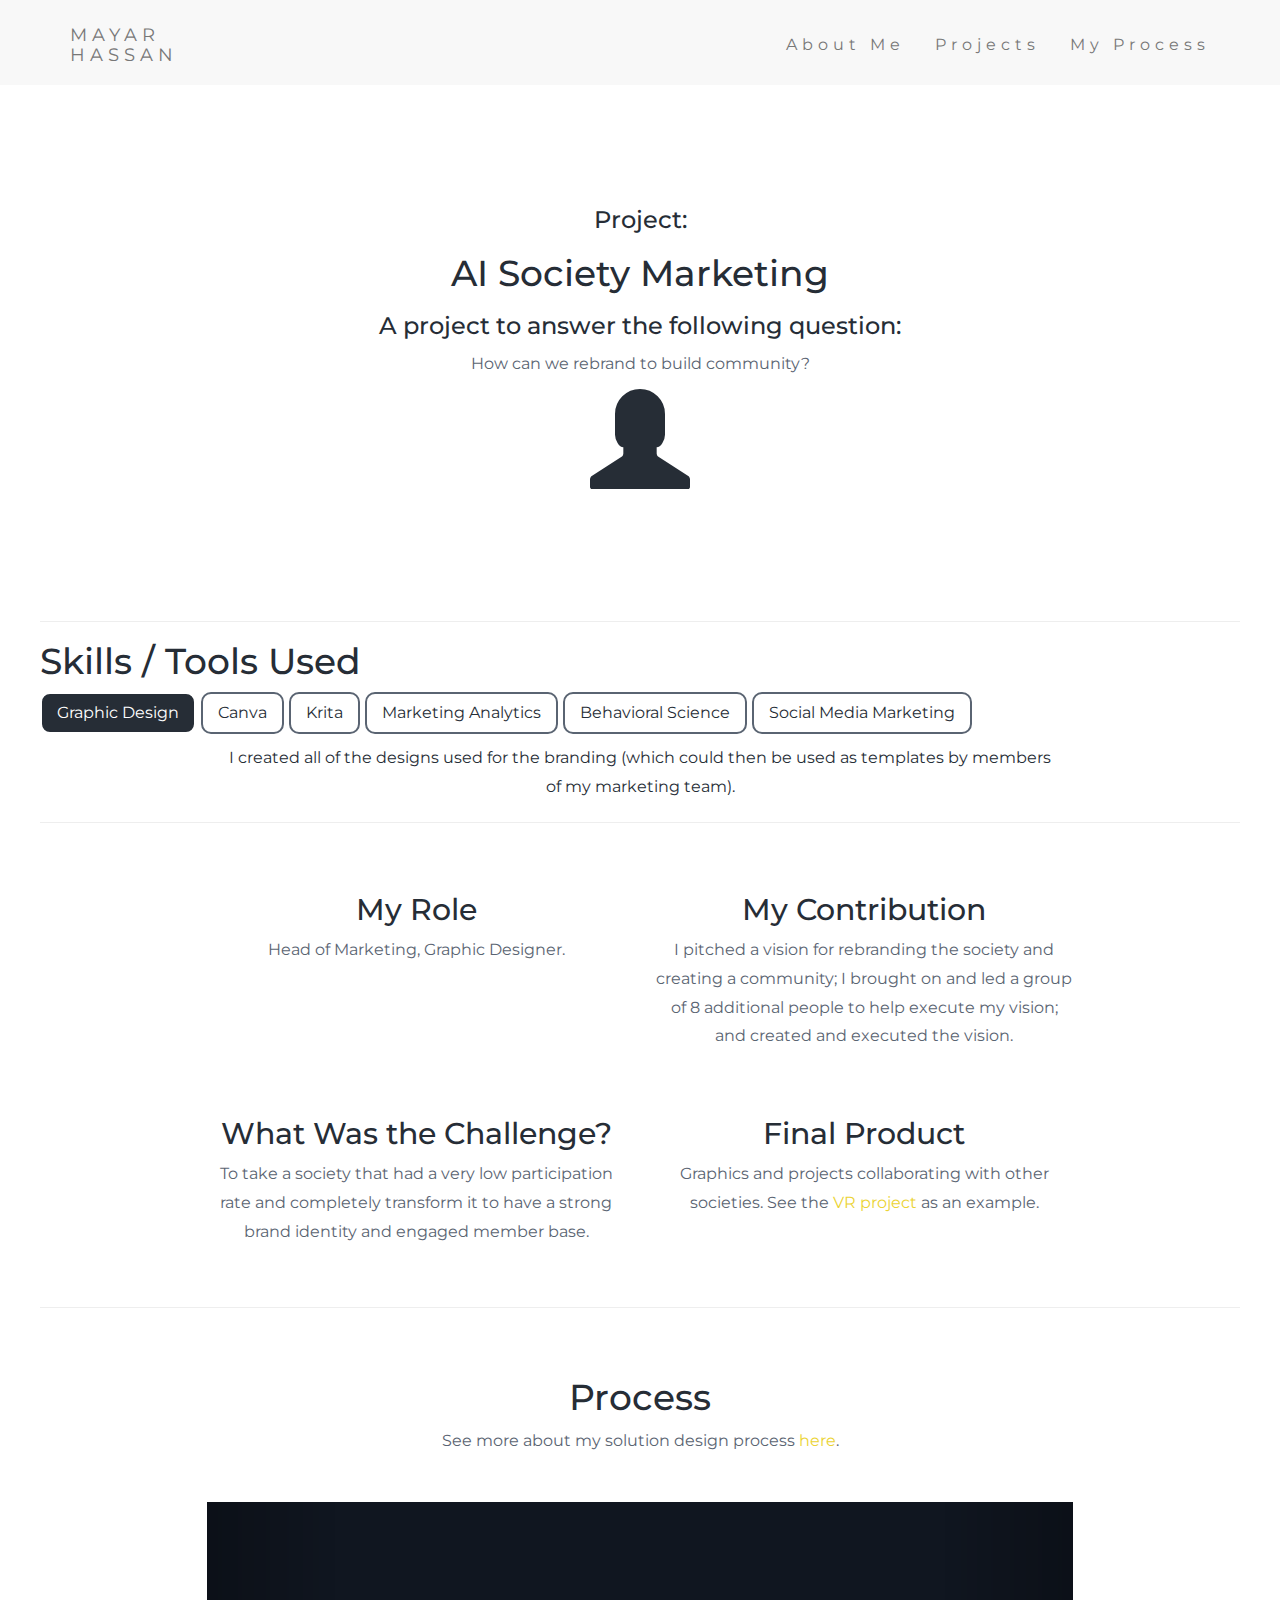
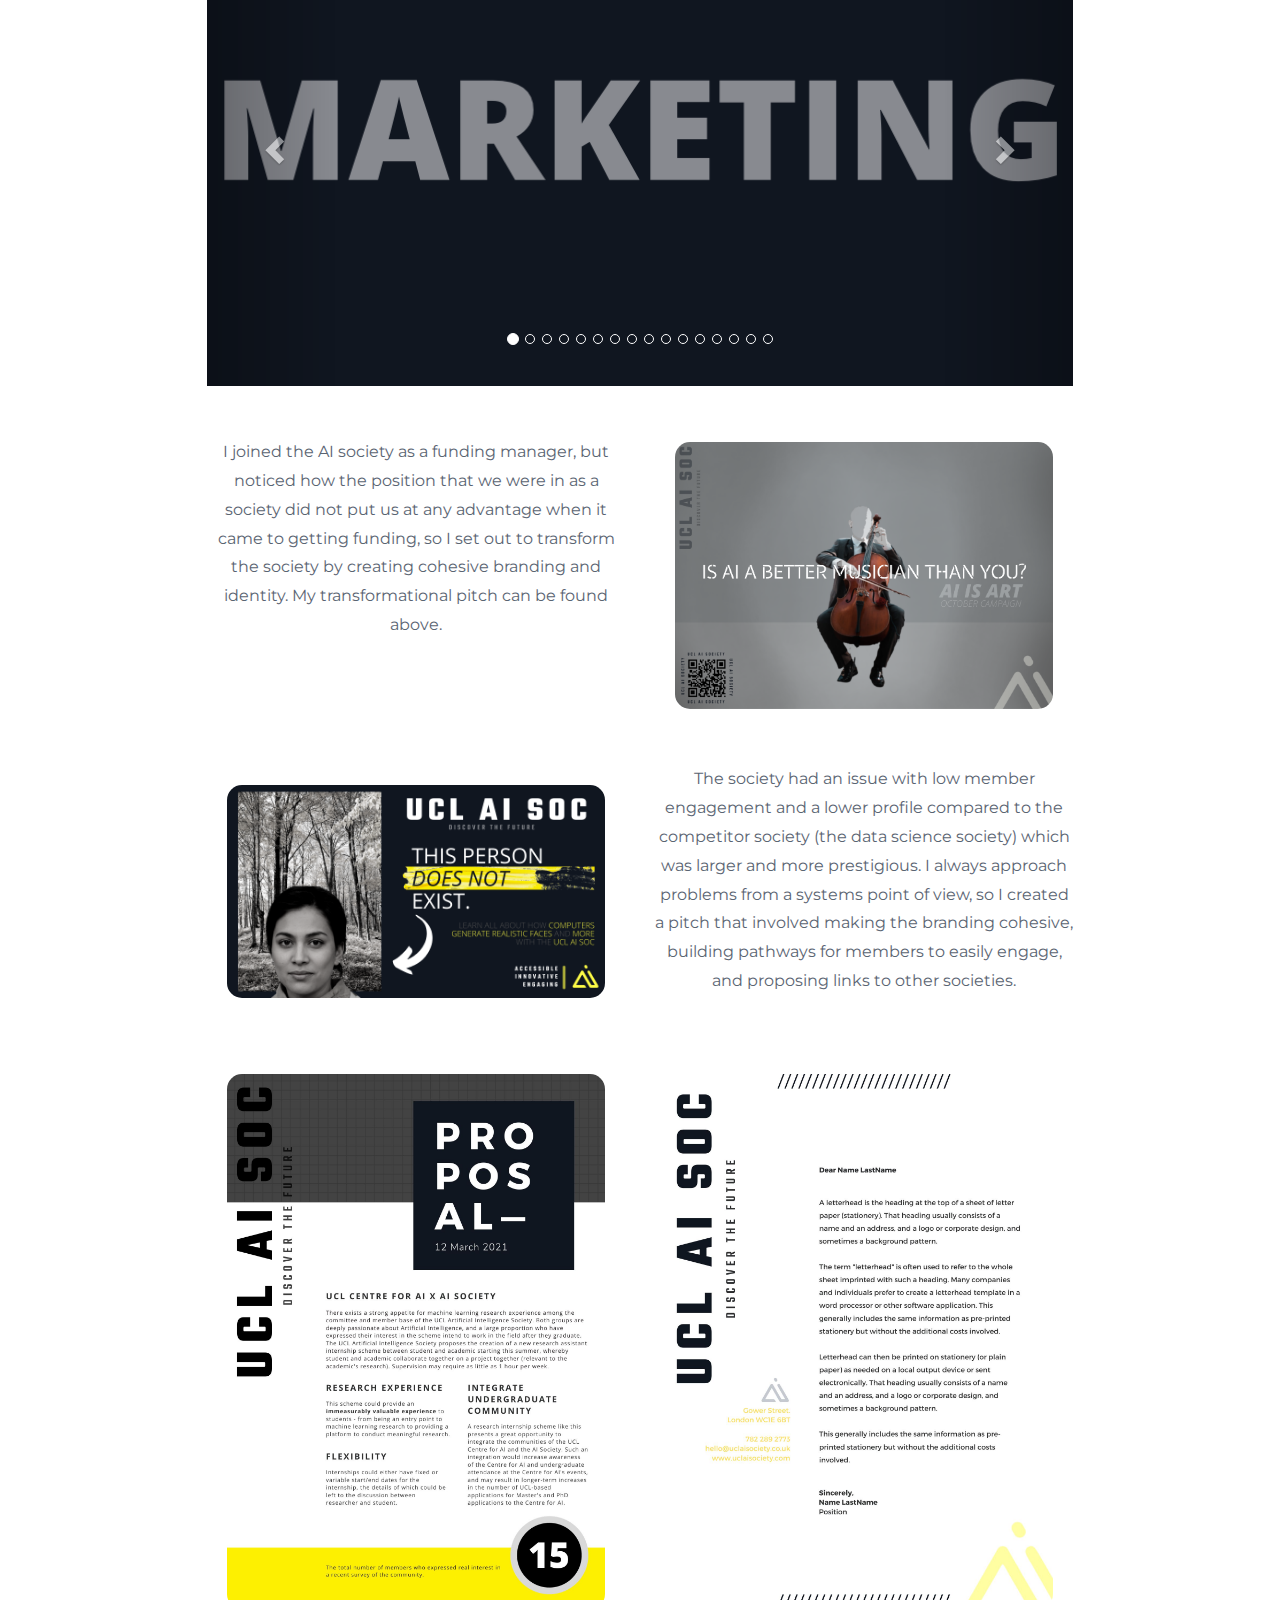
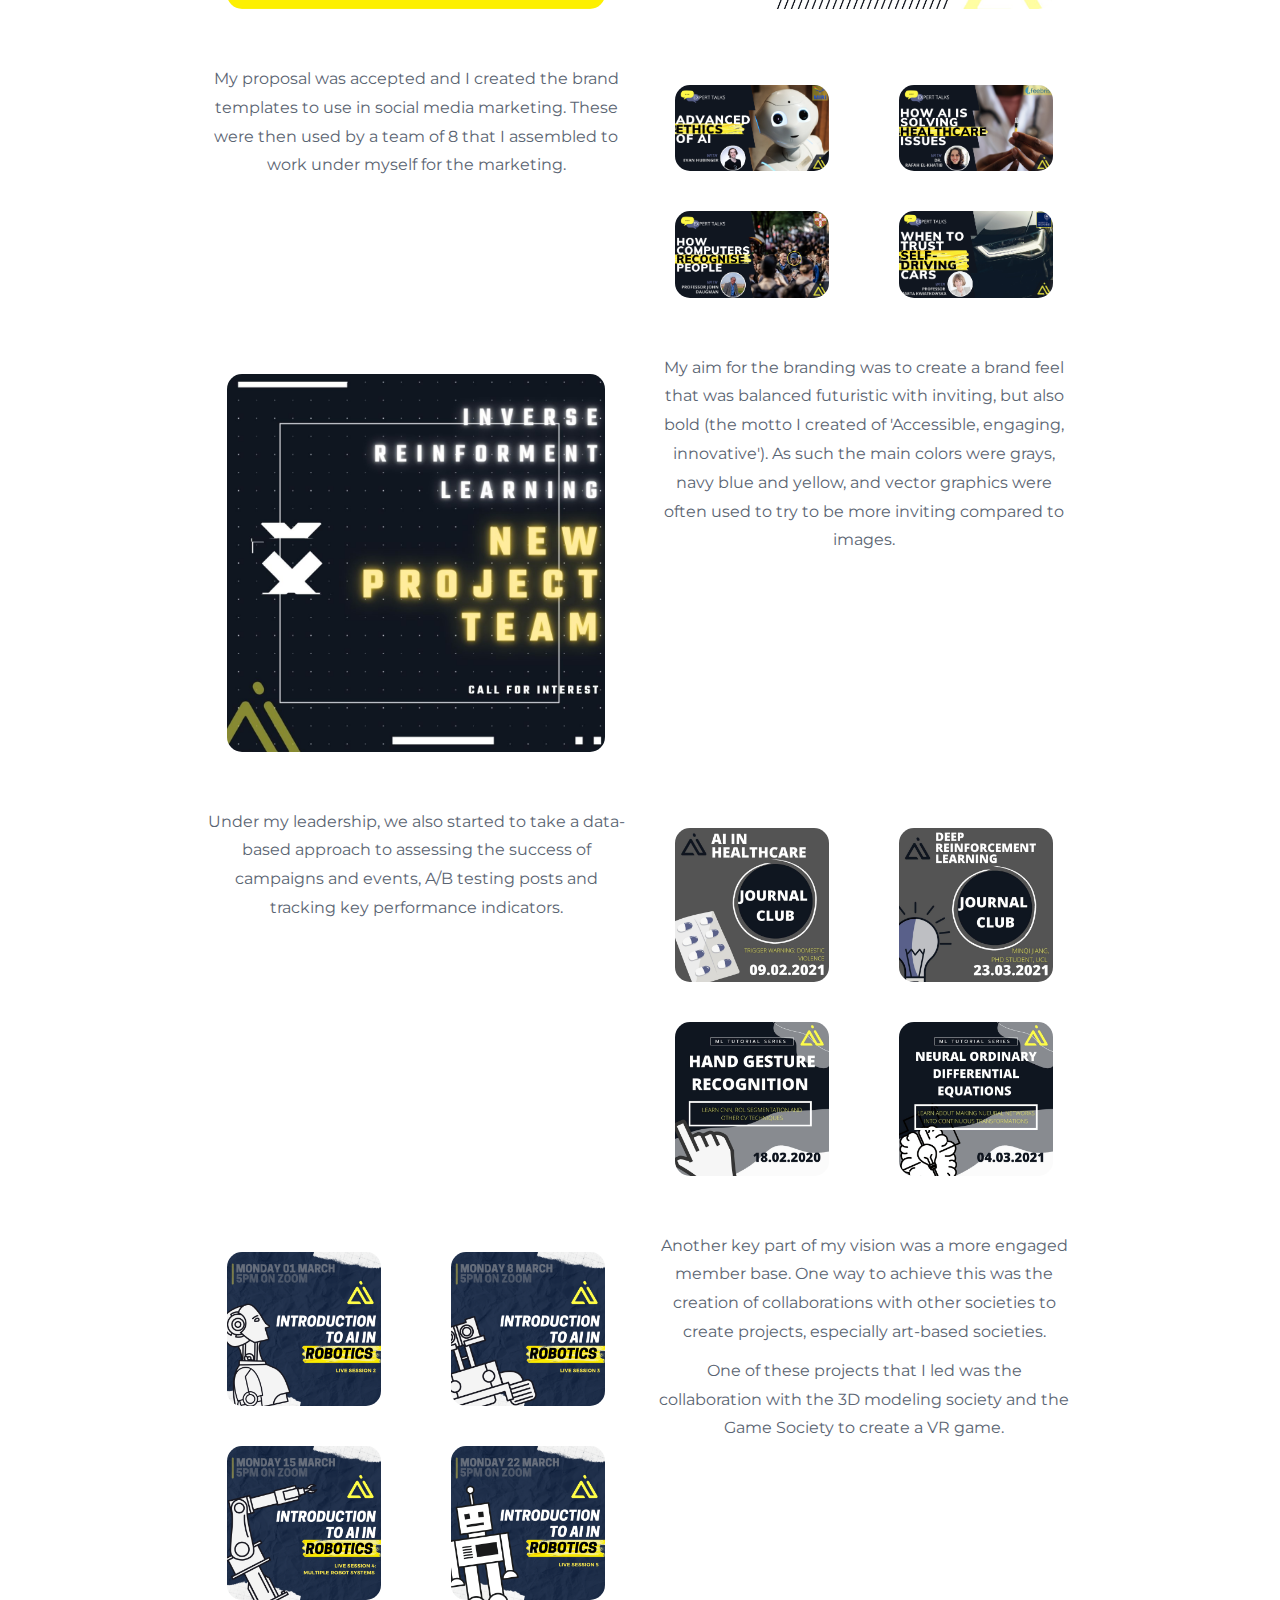
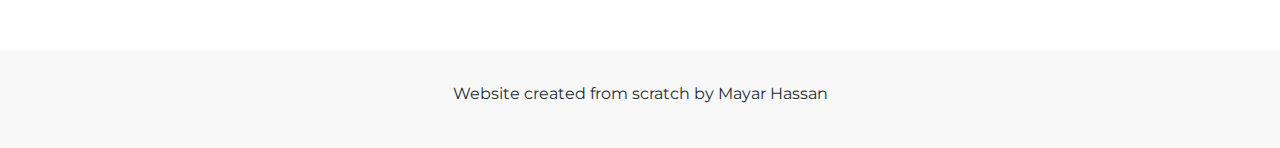
<file: project-ai-club.html>
<!DOCTYPE html>
<html lang="en">
<head>
 <title>Mayar Hassan - AI soc marketing transformation</title>
 <meta charset="utf-8">
 <meta name="viewport" content="width=device-width, initial-scale=1">
 <link rel="stylesheet" href="https://maxcdn.bootstrapcdn.com/bootstrap/3.4.1/css/bootstrap.min.css">
 <link href="https://fonts.googleapis.com/css?family=Montserrat" rel="stylesheet">
 <script src="https://ajax.googleapis.com/ajax/libs/jquery/3.6.3/jquery.min.js"></script>
 <script src="https://maxcdn.bootstrapcdn.com/bootstrap/3.4.1/js/bootstrap.min.js"></script>


 <link rel="stylesheet" href="style.css">


 </head>
<body>


<!-- Navbar -->
<nav class="navbar navbar-default navbar-fixed-top">
 <div class="container">
   <div class="navbar-header">
     <button type="button" class="navbar-toggle" data-toggle="collapse" data-target="#myNavbar">
       <span class="icon-bar"></span>
       <span class="icon-bar"></span>
       <span class="icon-bar"></span>                       
     </button>
     <a class="navbar-brand" href="./index.html">MAYAR HASSAN</a>
   </div>
   <div class="collapse navbar-collapse" id="myNavbar">
     <ul class="nav navbar-nav navbar-right">
       <li><a href="./about-me.html">About Me</a></li>
       <li><a href="./index.html#projects">Projects</a></li>
       <li><a href="./my-process.html">My Process</a></li>
     </ul>
   </div>
 </div>
</nav>


<div class="main" id="main">




<div class="container-fluid text-center"  id="top-box">
 <div class="row">
   
     <h3>Project:</h3>
     <h1> AI Society Marketing </h1>
     <h3>A project to answer the following question:</h3>
     <p>How can we rebrand to build community? </p>
   
    <i class="glyphicon glyphicon-user" style="font-size:100px"></i>

   
 </div>
 </div>


<div class="hr-div">
 <hr>
 <h1>Skills / Tools Used</h1>
 <div class="scroll-menu">
   <div class="new-pill subject-pill active" data-t="0">Graphic Design</div>
   <div class="new-pill subject-pill" data-t="1">Canva</div>
   <div class="new-pill subject-pill" data-t="2">Krita</div>
   <div class="new-pill subject-pill" data-t="3">Marketing Analytics</div>
   <div class="new-pill subject-pill" data-t="4">Behavioral Science</div>
   <div class="new-pill subject-pill" data-t="5">Social Media Marketing</div>
 </div>
 <div class="div-container">
   <div class="explaination" style="display: block;" data-t="0"><p>I created all of the designs used for the branding (which could then be used as templates by members of my marketing team).</p></div>
   <div class="explaination" data-t="1"><p>Canva was the primary tool used to create graphics.</p></div>
   <div class="explaination" data-t="2"><p>Krita, an open source drawing software, was used to edit images for the graphic design.</p> </div>
   <div class="explaination" data-t="3"><p>Responses to campaigns in the forms of event attendance and social media engagement were analyzed to determine the effectiveness of campaigns and determine future campaigns.</p></div>
   <div class="explaination" data-t="4"><p>Behavioral science was used to understand and identify areas of friction that prevented members from engaging with us.</p> </div>
   <div class="explaination" data-t="5"><p>I was in charge of social media marketing, including creating a strategy and executing it for YouTube, Instagram and Facebook.</p></div>
 </div>
 <hr>
</div>




<div class="container-fluid div-container text-center">


<div class = "row">
 <div class = "col-sm-6">
   <h2> My Role </h2>
       <div class="content-box">
           <p>Head of Marketing, Graphic Designer.</p>
       </div>
 </div>
 <div class = "col-sm-6">
   <h2> My Contribution </h2>
       <div class="content-box">
           <p>I pitched a vision for rebranding the society and creating a community; I brought on and led a group of 8 additional people to help execute my vision; and created and executed the vision.</p>
       </div>
   </div>
</div>


<br>


<div class = "row" >
 <div class = "col-sm-6" >
   <h2> What Was the Challenge? </h2>
       <div class="content-box">
           <p>To take a society that had a very low participation rate and completely transform it to have a strong brand identity and engaged member base.</p>
       </div>
   </div>
   <div class = "col-sm-6" >
   <h2> Final Product </h2>


       <div class="content-box">
           <p>Graphics and projects collaborating with other societies. See the <a href="./project-1.html">VR project</a> as an example.</p>
       </div>
   </div>
</div>
</div>






<div class="hr-div">
 <hr>
</div>


<div class="container-fluid div-container text-center">


   <h1> Process</h1>
   <p>See more about my solution design process <a href="./my-process.html">here</a>.</p>
   <br>




   <div id="myCarousel" class="carousel slide" data-ride="carousel">
       <!-- Indicators -->
       <ol class="carousel-indicators">
         <li data-target="#myCarousel" data-slide-to="0" class="active"></li>
         <li data-target="#myCarousel" data-slide-to="1"></li>
         <li data-target="#myCarousel" data-slide-to="2"></li>
         <li data-target="#myCarousel" data-slide-to="3"></li>
         <li data-target="#myCarousel" data-slide-to="4"></li>
         <li data-target="#myCarousel" data-slide-to="5"></li>
         <li data-target="#myCarousel" data-slide-to="6"></li>
         <li data-target="#myCarousel" data-slide-to="7"></li>
         <li data-target="#myCarousel" data-slide-to="8"></li>
         <li data-target="#myCarousel" data-slide-to="9"></li>
         <li data-target="#myCarousel" data-slide-to="10"></li>
         <li data-target="#myCarousel" data-slide-to="11"></li>
         <li data-target="#myCarousel" data-slide-to="12"></li>
         <li data-target="#myCarousel" data-slide-to="13"></li>
         <li data-target="#myCarousel" data-slide-to="14"></li>
         <li data-target="#myCarousel" data-slide-to="15"></li>
        
        
       </ol>
    
       <!-- Wrapper for slides -->
       <div class="carousel-inner">
    
         <div class="item active">
           <img src="./ai-soc-pics/presentation-1.png" alt="Los Angeles" style="width:100%;">
          
         </div>
    
         <div class="item">
           <img src="./ai-soc-pics/presentation-2.png" alt="Chicago" style="width:100%;">
          
         </div>
      
         <div class="item">
           <img src="./ai-soc-pics/presentation-3.png" alt="New York" style="width:100%;">
          
         </div>
    
        
    
         <div class="item">
           <img src="./ai-soc-pics/presentation-5.png" alt="New York" style="width:100%;">
          
         </div>
         <div class="item">
           <img src="./ai-soc-pics/presentation-6.png" alt="New York" style="width:100%;">
          
         </div>
    
         <div class="item">
           <img src="./ai-soc-pics/presentation-7.png" alt="New York" style="width:100%;">
         
         </div>
    
         <div class="item">
           <img src="./ai-soc-pics/presentation-8.png" alt="New York" style="width:100%;">
          
         </div>
        
    
         <div class="item">
           <img src="./ai-soc-pics/presentation-9.png" alt="New York" style="width:100%;">
          
         </div>
    
         <div class="item">
           <img src="./ai-soc-pics/presentation-10.png" alt="New York" style="width:100%;">
          
         </div>
         <div class="item">
           <img src="./ai-soc-pics/presentation-11.png" alt="New York" style="width:100%;">
         
         </div>
         <div class="item">
           <img src="./ai-soc-pics/presentation-12.png" alt="New York" style="width:100%;">
          
         </div>
         <div class="item">
           <img src="./ai-soc-pics/presentation-13.png" alt="New York" style="width:100%;">
          
         </div>
         <div class="item">
           <img src="./ai-soc-pics/presentation-14.png" alt="New York" style="width:100%;">
          
         </div>
         <div class="item">
           <img src="./ai-soc-pics/presentation-15.png" alt="New York" style="width:100%;">
         
         </div>
         <div class="item">
           <img src="./ai-soc-pics/presentation-16.png" alt="New York" style="width:100%;">
          
         </div>
        
    
       </div>
    
       <!-- Left and right controls -->
       <a class="left carousel-control" href="#myCarousel" data-slide="prev">
         <span class="glyphicon glyphicon-chevron-left"></span>
         <span class="sr-only">Previous</span>
       </a>
       <a class="right carousel-control" href="#myCarousel" data-slide="next">
         <span class="glyphicon glyphicon-chevron-right"></span>
         <span class="sr-only">Next</span>
       </a>
     </div>   




<br>


  
   <div class="row">
       <div class="col-sm-6">
          
               <p style="margin-top:16px;">I joined the AI society as a funding manager, but noticed how the position that we were in as a society did not put us at any advantage when it came to getting funding, so I set out to transform the society by creating cohesive branding and identity. My transformational pitch can be found above. </p>
          
          
          
       </div>
       <div class="col-sm-6">
           <div class="img-cont" data-src="./ai-soc-pics/ai-music.png" data-name="Is AI a better musician than you? a poster for an event">
               <img class ="show-img"  src="./ai-soc-pics/ai-music.png" alt="prototype" style="width:100%;">
           </div>
       </div>
   </div>
   <br>


   <div class="row">
       <div class="col-sm-6">
           <div class="img-cont" data-src="./ai-soc-pics/Facebook-cover-redesign.png" data-name="Facebook cover for computer generation event">
               <img class ="show-img"  src="./ai-soc-pics/Facebook-cover-redesign.png" alt="prototype" style="width:100%;">
           </div>
       </div>
       <div class="col-sm-6">
           <p>The society had an issue with low member engagement and a lower profile compared to the competitor society (the data science society) which was larger and more prestigious. I always approach problems from a systems point of view, so I created a pitch that involved making the branding cohesive, building pathways for members to easily engage, and proposing links to other societies.</p>
          
       </div>
   </div>
   <br>


   <div class="row">
       <div class="col-sm-6">
           <div class="img-cont" data-src="./ai-soc-pics/Proposal.jpg" data-name="A design for a proposal">
               <img class ="show-img"  src="./ai-soc-pics/Proposal.jpg" alt="prototype" style="width:100%;">
           </div>
       </div>
       <div class="col-sm-6">
           <div class="img-cont" data-src="./ai-soc-pics/ai-soc-letterhead.jpg" data-name="A template for the letter design created for use by the AI Society">
               <img class ="show-img"  src="./ai-soc-pics/ai-soc-letterhead.jpg" alt="prototype" style="width:100%;">
           </div>
       </div>
   </div>
   <br>
   <div class="row">
       <div class="col-sm-6">
           <p>My proposal was accepted and I created the brand templates to use in social media marketing. These were then used by a team of 8 that I assembled to work under myself for the marketing. </p>
       </div>
       <div class="col-sm-6">
           <div class="row">
               <div class="col-sm-6">
                   <div class="img-cont" data-src="./ai-soc-pics/fb-cover-1.png" data-name="A YouTube cover design for an event">
                       <img class ="show-img"  src="./ai-soc-pics/fb-cover-1.png" alt="prototype" style="width:100%;">
                   </div>
               </div>
               <div class="col-sm-6">
                   <div class="img-cont" data-src="./ai-soc-pics/fb-cover-2.png" data-name="A YouTube cover design for an event">
                       <img class ="show-img"  src="./ai-soc-pics/fb-cover-2.png" alt="prototype" style="width:100%;">
                   </div>
               </div>
           </div>
           <div class="row">
               <div class="col-sm-6">
                   <div class="img-cont" data-src="./ai-soc-pics/fb-cover-3.png" data-name="A YouTube cover design for an event">
                       <img class ="show-img"  src="./ai-soc-pics/fb-cover-3.png" alt="prototype" style="width:100%;">
                   </div>
               </div>
               <div class="col-sm-6">
                   <div class="img-cont" data-src="./ai-soc-pics/fb-cover-4.png" data-name="A YouTube cover design for an event">
                       <img class ="show-img"  src="./ai-soc-pics/fb-cover-4.png" alt="prototype" style="width:100%;">
                   </div>
               </div>
           </div>
          
       </div>
   </div>
<br>
   <div class="row">
      
       <div class="col-sm-6">
           <div class="img-cont" data-src="./ai-soc-pics/project-team.jpg" data-name="An instagram post for a new project team">
               <img class ="show-img"  src="./ai-soc-pics/project-team.jpg" alt="prototype" style="width:100%;">
           </div>
       </div>
       <div class="col-sm-6">
           <p>My aim for the branding was to create a brand feel that was balanced futuristic with inviting, but also bold (the motto I created of 'Accessible, engaging, innovative'). As such the main colors were grays, navy blue and yellow, and vector graphics were often used to try to be more inviting compared to images.</p>
       </div>
   </div>
   <br>


   <div class="row">
       <div class="col-sm-6">
           <p>Under my leadership, we also started to take a data-based approach to assessing the success of campaigns and events, A/B testing posts and tracking key performance indicators.</p>
       </div>
       <div class="col-sm-6">
           <div class="row">
               <div class="col-sm-6">
                   <div class="img-cont" data-src="./ai-soc-pics/journal-club/1.jpg" data-name="An instagram cover for the journal club, one of the weekly events that took place at the society">
                       <img class ="show-img"  src="./ai-soc-pics/journal-club/1.jpg" alt="prototype" style="width:100%;">
                   </div>
               </div>
               <div class="col-sm-6">
                   <div class="img-cont" data-src="./ai-soc-pics/journal-club/4.jpg" data-name="An instagram cover for the journal club, one of the weekly events that took place at the society">
                       <img class ="show-img"  src="./ai-soc-pics/journal-club/4.jpg" alt="prototype" style="width:100%;">
                   </div>
               </div>
           </div>
           <div class="row">
               <div class="col-sm-6">
                   <div class="img-cont" data-src="./ai-soc-pics/tutorials/1.jpg" data-name="An instagram cover for the machine learning tutorial series, one of the weekly events that took place at the society">
                       <img class ="show-img"  src="./ai-soc-pics/tutorials/1.jpg" alt="prototype" style="width:100%;">
                   </div>
               </div>
               <div class="col-sm-6">
                   <div class="img-cont" data-src="./ai-soc-pics/tutorials/2.jpg" data-name="An instagram cover for the machine learning tutorial series, one of the weekly events that took place at the society">
                       <img class ="show-img"  src="./ai-soc-pics/tutorials/2.jpg" alt="prototype" style="width:100%;">
                   </div>
               </div>
                 
              
           </div>
          
       </div>
   </div>
 
          
   <br>


   <div class="row">
       <div class="col-sm-6">
           <div class="row">
               <div class="col-sm-6">
                   <div class="img-cont" data-src="./ai-soc-pics/ai-in-robotics/1.png" data-name="An Instagram cover for a workshop">
                       <img class ="show-img"  src="./ai-soc-pics/ai-in-robotics/1.png" alt="An Instagram cover for a workshop" style="width:100%;">
                   </div>
               </div>
               <div class="col-sm-6">
                   <div class="img-cont" data-src="./ai-soc-pics/ai-in-robotics/2.png" data-name="An Instagram cover for a workshop">
                       <img class ="show-img"  src="./ai-soc-pics/ai-in-robotics/2.png" alt="An Instagram cover for a workshop" style="width:100%;">
                   </div>
               </div>
           </div>
           <div class="row">
               <div class="col-sm-6">
                   <div class="img-cont" data-src="./ai-soc-pics/ai-in-robotics/3.png" data-name="An Instagram cover for a workshop">
                       <img class ="show-img"  src="./ai-soc-pics/ai-in-robotics/3.png" alt="An Instagram cover for a workshop" style="width:100%;">
                   </div>
               </div>
               <div class="col-sm-6">
                   <div class="img-cont" data-src="./ai-soc-pics/ai-in-robotics/4.png" data-name="An Instagram cover for a workshop">
                       <img class ="show-img"  src="./ai-soc-pics/ai-in-robotics/4.png" alt="An Instagram cover for a workshop" style="width:100%;">
                   </div>
               </div>
           </div>
       </div>
       <div class="col-sm-6">
           <p>Another key part of my vision was a more engaged member base. One way to achieve this was the creation of collaborations with other societies to create projects, especially art-based societies. </p>
           <p>One of these projects that I led was the collaboration with the 3D modeling society and the Game Society to create a VR game. </p>
       </div>
   </div>
 
  


  
   <div id="pictureModal" class="modal">
       <div class="modal-content">
         <span class="close">&times;</span>
         <div id="modal-content"></div>
         </div>
     </div>




</div>


</div>


<footer class="container-fluid bg-1 text-center">
   <p>Website created from scratch by Mayar Hassan</p>
 </footer>
</body>
</html>


<script src="./carosel2.js"></script>
<script src="./script.js"></script>
</file>
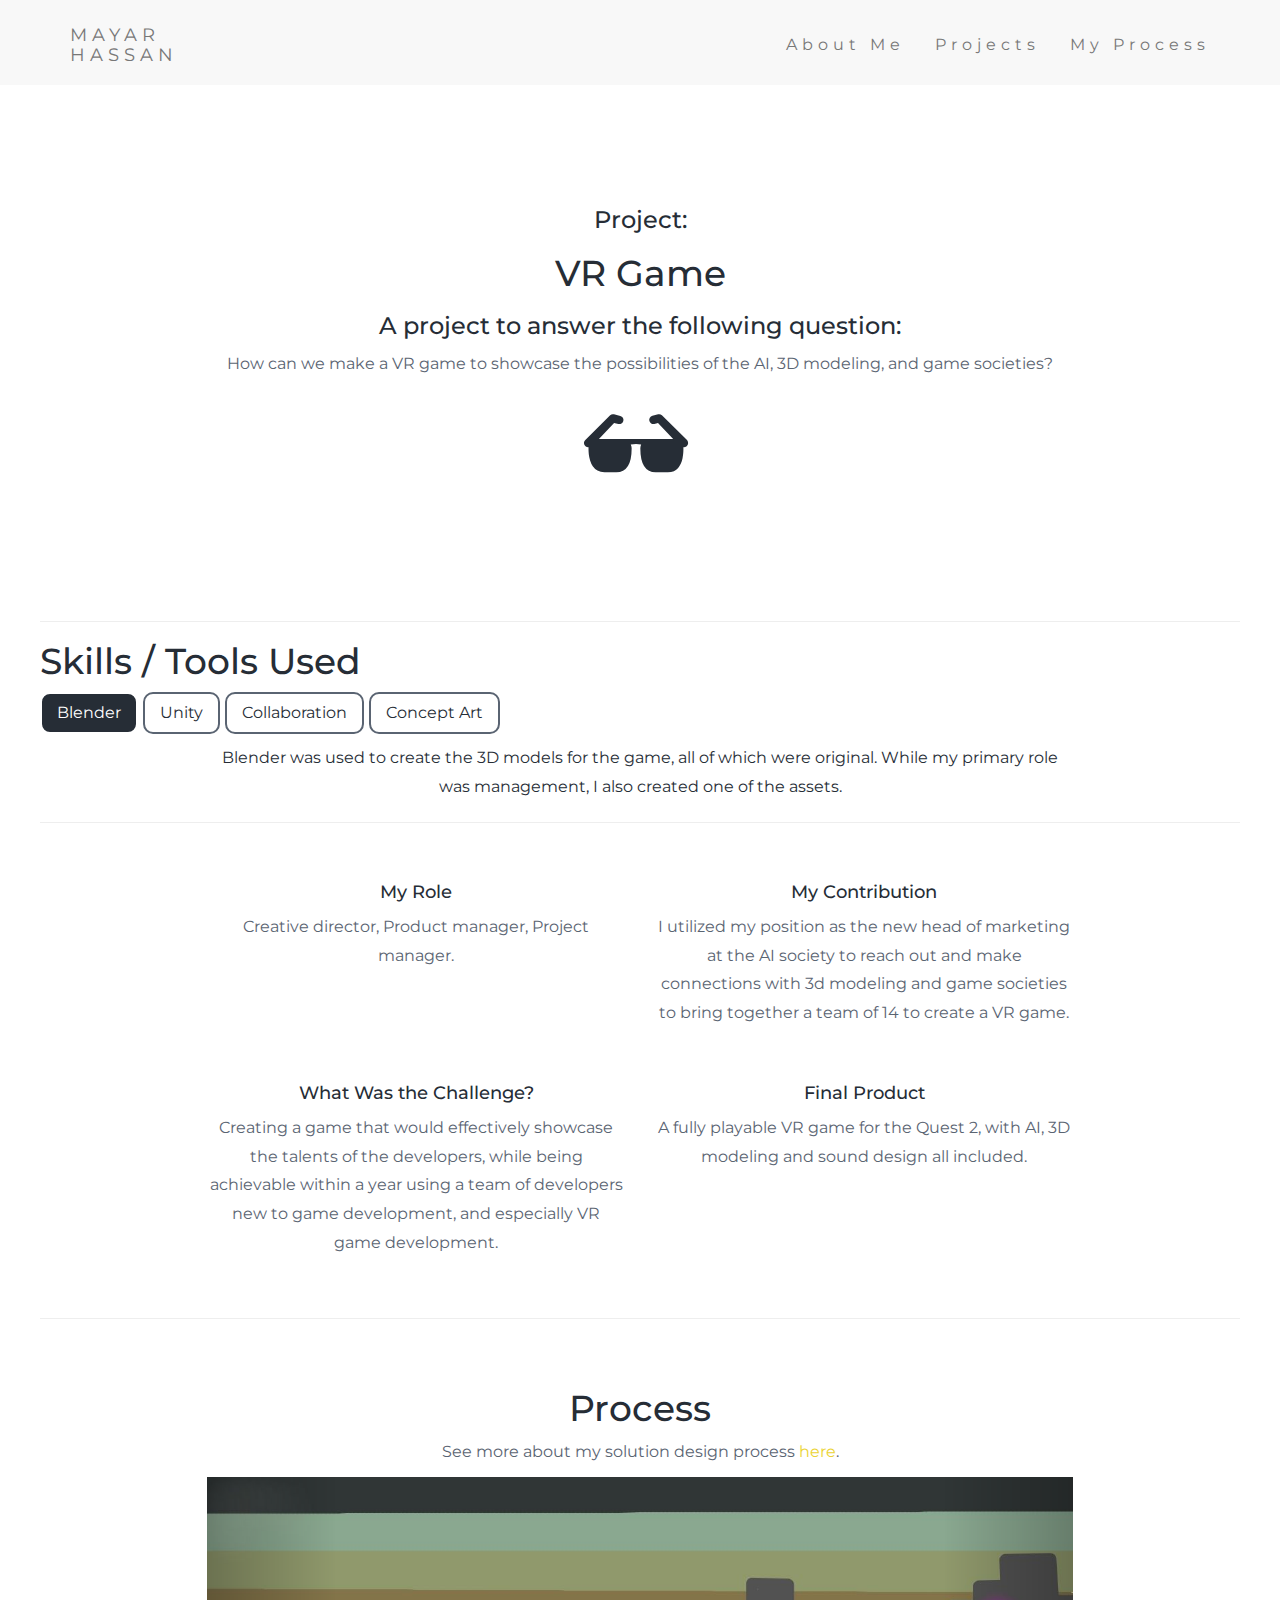
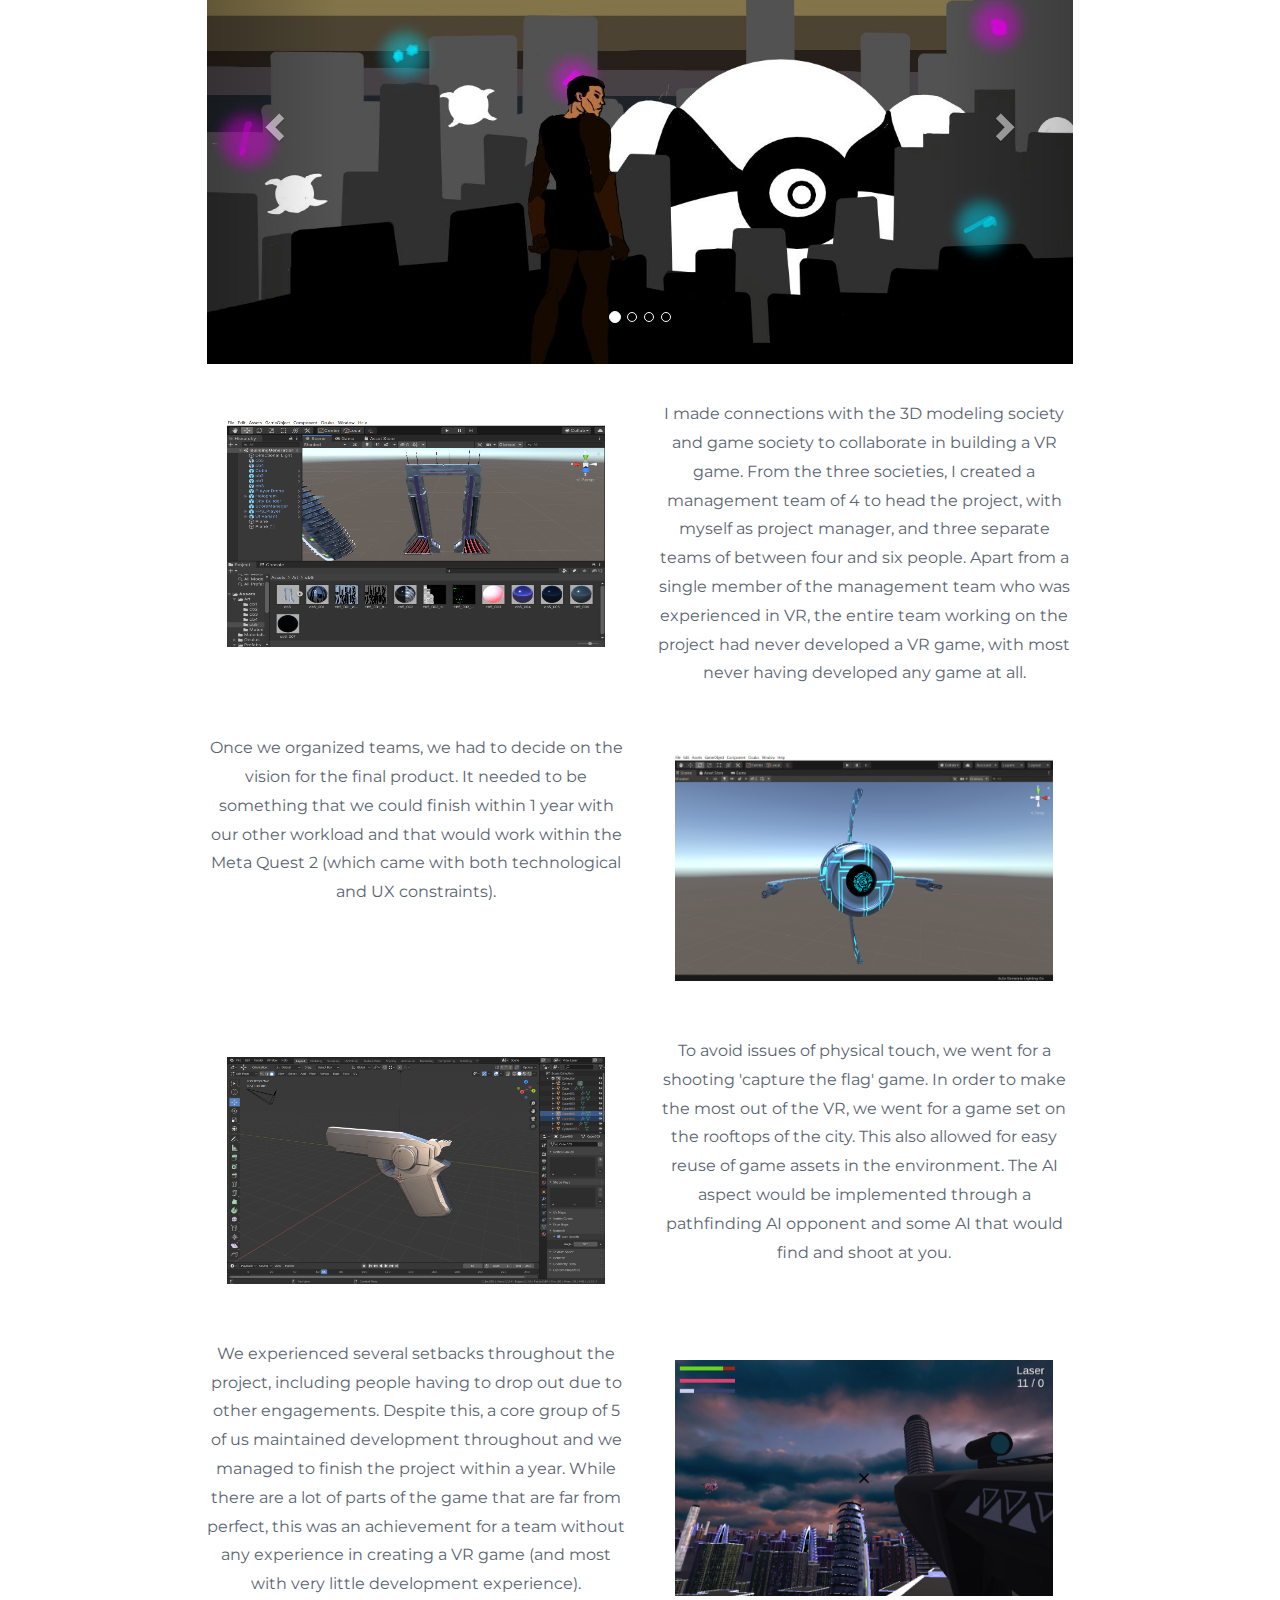
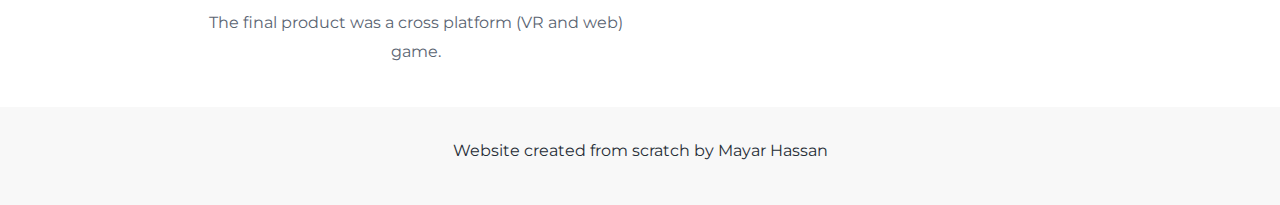
<file: vr-project.html>
<!DOCTYPE html>
<html lang="en">
<head>
 <title>Mayar Hassan - project 1</title>
 <meta charset="utf-8">
 <meta name="viewport" content="width=device-width, initial-scale=1">
 <link rel="stylesheet" href="https://maxcdn.bootstrapcdn.com/bootstrap/3.4.1/css/bootstrap.min.css">
 <link href="https://fonts.googleapis.com/css?family=Montserrat" rel="stylesheet">
 <script src="https://ajax.googleapis.com/ajax/libs/jquery/3.6.3/jquery.min.js"></script>
 <script src="https://maxcdn.bootstrapcdn.com/bootstrap/3.4.1/js/bootstrap.min.js"></script>


 <link rel="stylesheet" href="style.css">


 </head>
<body>


   <!-- Navbar -->
<nav class="navbar navbar-default navbar-fixed-top">
   <div class="container">
     <div class="navbar-header">
       <button type="button" class="navbar-toggle" data-toggle="collapse" data-target="#myNavbar">
         <span class="icon-bar"></span>
         <span class="icon-bar"></span>
         <span class="icon-bar"></span>                       
       </button>
       <a class="navbar-brand" href="./index.html">MAYAR HASSAN</a>
     </div>
     <div class="collapse navbar-collapse" id="myNavbar">
       <ul class="nav navbar-nav navbar-right">
         <li><a href="./about-me.html">About Me</a></li>
         <li><a href="./index.html#projects">Projects</a></li>
         <li><a href="./my-process.html">My Process</a></li>
       </ul>
     </div>
   </div>
 </nav>
  <div class="main" id="main">
 
 <div class="container-fluid text-center"  id="top-box">
   <div class="row text-center">
    
       <h3>Project:</h3>
       <h1> VR Game </h1>
       <h3>A project to answer the following question:</h3>
       <p> How can we make a VR game to showcase the possibilities of the AI, 3D modeling, and game societies? </p>
       <i class="	glyphicon glyphicon-sunglasses" style="font-size:100px"></i>
   
   </div>
  
 </div>
  <div class="hr-div">
   <hr>
   <h1>Skills / Tools Used</h1>
   <div class="scroll-menu">
     <div class="new-pill subject-pill active" data-t="0">Blender</div>
     <div class="new-pill subject-pill" data-t="1">Unity</div>
     <div class="new-pill subject-pill" data-t="2">Collaboration</div>
     <div class="new-pill subject-pill" data-t="3">Concept Art</div>
    
    
   </div>
   <div class="div-container">
     <div class="explaination" style="display: block;" data-t="0"><p>Blender was used to create the 3D models for the game, all of which were original. While my primary role was management, I also created one of the assets.</p></div>
     <div class="explaination" data-t="1"><p>Unity was used as the game engine, on top of which the game was built.</p></div>
     <div class="explaination" data-t="2"><p>The project was a collaboration between the UCL AI Society, of which I was the head of Marketing; the 3D modeling society and the games society. This collaboration was initiated and organized by myself.</p></div>
    <div class="explaination" data-t="3"><p>I designed all the concept art.</p></div>
   </div>
   <hr>
 </div>
  
   <div class="container-fluid div-container text-center">
    
         <div class = "row" >
           <div class = "col-sm-6">
             <h4> My Role </h4>
               
                     <p>Creative director, Product manager, Project manager.</p>
                
           </div>
           <div class = "col-sm-6" >
             <h4> My Contribution </h4>
                
                     <p>I utilized my position as the new head of marketing at the AI society to reach out and make connections with 3d modeling and game societies to bring together a team of 14 to create a VR game.</p>
                
             </div>
         </div>
       <br>
         <div class = "row">
           <div class = "col-sm-6">
             <h4> What Was the Challenge? </h4>
               
                     <p>Creating a game that would effectively showcase the talents of the developers, while being achievable within a year using a team of developers new to game development, and especially VR game development.</p>
               
             </div>
             <div class = "col-sm-6" >
             <h4> Final Product </h4>
      
               
                     <p>A fully playable VR game for the Quest 2, with AI, 3D modeling and sound design all included. </p>
                
             </div>
         </div>
         </div>




<div class="hr-div">
   <hr>
</div>


<div class="container-fluid div-container">
         <h1> Process</h1>
         <p>See more about my solution design process <a href="./my-process.html">here</a>.</p>
         <div id="myCarousel" class="carousel slide" data-ride="carousel">
           <!-- Indicators -->
           <ol class="carousel-indicators">
             <li data-target="#myCarousel" data-slide-to="0" class="active"></li>
             <li data-target="#myCarousel" data-slide-to="1"></li>
             <li data-target="#myCarousel" data-slide-to="2"></li>
             <li data-target="#myCarousel" data-slide-to="3"></li>
           </ol>
      
           <!-- Wrapper for slides -->
           <div class="carousel-inner">
      
             <div class="item active">
               <img src="./vr-pics/concept-art.jpg" alt="Los Angeles" style="width:100%;">
              
             </div>
      
             <div class="item">
               <img src="./vr-pics/Concept-AI-catapult.jpg" alt="Chicago" style="width:100%;">
              
             </div>
          
             <div class="item">
               <img src="./vr-pics/Concept-scale-buildings.jpg" alt="New York" style="width:100%;">
             
             </div>
  
             <div class="item">
               <img src="./vr-pics/birdseye.jpeg" alt="New York" style="width:100%;">
             
             </div>
        
           </div>
      
           <!-- Left and right controls -->
           <a class="left carousel-control" href="#myCarousel" data-slide="prev">
             <span class="glyphicon glyphicon-chevron-left"></span>
             <span class="sr-only">Previous</span>
           </a>
           <a class="right carousel-control" href="#myCarousel" data-slide="next">
             <span class="glyphicon glyphicon-chevron-right"></span>
             <span class="sr-only">Next</span>
           </a>
         </div>
         <br>


         <div class="row">
           <div class="col-sm-6">
            
             <div class="img-cont" data-src="./vr-pics/buildingunity.png" data-name="An image an asset in development (the asset was created by a team-member)">
               <img src="./vr-pics/buildingunity.png" alt="New York" style="width:100%; aspect-ratio: 5/3;">
             </div>
           </div>
           <div class="col-sm-6">
             <p>I made connections with the 3D modeling society and game society to collaborate in building a VR game. From the three societies, I created a management team of 4 to head the project, with myself as project manager, and three separate teams of between four and six people.
                Apart from a single member of the management team who was experienced in VR, the entire team working on the project had never developed a VR game, with most never having developed any game at all.</p>
            
           </div>
         </div>
         <br>
      
         <div class="row">
           <div class="col-sm-6">
             <p>Once we organized teams, we had to decide on the vision for the final product. It needed to be something that we could finish within 1 year with our other workload and that would work within the Meta Quest 2 (which came with both technological and UX constraints). </p>
           </div>
           <div class="col-sm-6">
             <div class="img-cont" data-src="./vr-pics/enemy.png" data-name="An image an asset in development (the asset was created by a team-member)">
               <img src="./vr-pics/enemy.png" alt="Chicago" style="width:100%; aspect-ratio: 5/3;">
             </div>
           </div>
          
         </div>
      
      
        <br>
      
      
      
      
      
         <div class="row">
          
           <div class="col-sm-6">
             <div class="img-cont" data-src="./vr-pics/gun.png" data-name="An image an asset in development (the asset was created by myself)">
               <img src="./vr-pics/gun.png" alt="Los Angeles" style="width:100%; aspect-ratio: 5/3;">
             </div>
           </div>
           <div class="col-sm-6">
             <p>To avoid issues of physical touch, we went for a shooting 'capture the flag' game. In order to make the most out of the VR, we went for a game set on the rooftops of the city. This also allowed for easy reuse of game assets in the environment. The AI aspect would be implemented through a pathfinding AI opponent and some AI that would find and shoot at you.</p>
         
           </div>
          
         </div>
        
        
      
       <br>
       


      
       <div class="row">
        
         <div class="col-sm-6">
           <p>We experienced several setbacks throughout the project, including people having to drop out due to other engagements. Despite this, a core group of 5 of us maintained development throughout and we managed to finish the project within a year. While there are a lot of parts of the game that are far from perfect, this was an achievement for a team without any experience in creating a VR game (and most with very little development experience). </p>
<p>The final product was a cross platform (VR and web) game.</p>
         </div>
         <div class="col-sm-6">
           <div class="img-cont" data-src="./vr-pics/CYCBERCITYVRMAIN.png" data-name="an image of taken in play of the final product">
             <img class="img-responsive caseimg" src="./vr-pics/CYCBERCITYVRMAIN.png" alt="VR city">
           </div>
         </div>
      
</div>
</div>
    


</body>




<div id="pictureModal" class="modal">
 <div class="modal-content">
   <span class="close">&times;</span>
   <div id="modal-content"></div>
   </div>
</div>


<footer class="container-fluid bg-1 text-center">
 <p>Website created from scratch by Mayar Hassan</p>
</footer>


</html>
<script src="./carosel2.js"></script>
<script src="./script.js"></script>
</file>
<file: style.css>
:root{
  --black-replacement: #262d36;
  --grey-replacement:#5a6472;
  --highlight: #ebd334;
}

@keyframes leftMove{
  from{
    left:-100px;
  }
  to{
    left:17px;
  }
}
@keyframes rightMove{
  from{
    right:-100px;
  }
  to{
    right:14px;
  }
}

footer{
  background-color: #f8f8f8;
  
}

footer p{
  color:var(--black-replacement);
}

a, a:hover {
  color:var(--highlight);

}

#modal-content{
  overflow-x: scroll;
}


  body {
    font: 20px Montserrat, sans-serif;
    line-height: 1.8;
    color:var(--black-replacement)
  }

  .navbar {
    padding-top: 10px;
    padding-bottom: 15px;
    border: 0;
    border-radius: 0;
    margin-bottom: 0;
    font-size: 12px;
    letter-spacing: 5px;
  }

  .navbar-nav  li a:hover {
    color: var(--highlight) !important;
  
  }
  .navbar-brand {
  width: 50px;
  margin-bottom:10px;
  }

  .navbar li a {
    margin-top:10px;
  }

  #top-box{
   margin-top:85px;
    padding:8% 15% 8% 15%;
  }

 #top-box-text { 
    color:var(--black-replacement);
  }

  #puzzle-container{
    padding-bottom:10px;
  }

  #puzzle-container > div{
    width:50%;
    margin:0px;
    display: inline;
  }
  
  #left-peice, #right-peice{
    width: 100px;
    height: 100px;
    transform: rotate(270deg);
    position:relative;
    animation-duration: 4s;
    margin-top:25%;
  }

  #left-peice path, #right-peice path{
    fill:var(--black-replacement);
  }

  #left-peice{
    animation-name: leftMove;
    left:17px;
  
  }
  #right-peice{
    animation-name: rightMove;
    right:14px;
  
  }

  .new-pill{
    border-radius: 10px;
    border: var(--grey-replacement) solid 2px;
    display: inline-block;
    padding:5px 15px;
    color:var(--black-replacement);
    font-size: 16px;
    margin-bottom: 10px;
  }

  .new-pill:hover, .active{
    border-color: white;
    background-color: var(--black-replacement);
    color:white;
    cursor: pointer;
  }
.hr-div{
  margin-left:40px;
  margin-right:40px;
}
  .div-container{
    margin-left:15%;
    margin-right:15%;
    text-align: center;
  }

  .thumbnail{
    height:270px;
    width:100%;
    background-color: var(--grey-replacement);
    background-size: cover;
    background-position: center;
  }

  p , li{font-size: 16px;
  color:var(--grey-replacement)}
 
  .bg-2 { 
    background-color: #474e5d; /* Dark Blue */
    color: #ffffff;
  }
  .bg-3 { 
    background-color: #ffffff; /* White */
    color: #555555;
  }
  .bg-4 { 
    background-color: #2f2f2f; /* Black Gray */
    color: #fff;
    padding:100px;
  }


 
  .container-fluid {
    padding-top: 30px;
    padding-bottom: 30px;
  }


 


  .pill {
  background-color: black;
  padding: 5px;
  border-radius: 15px;
  margin-bottom:10px;
  font-size:15px;
  height: 40px;
  white-space: nowrap; 
  overflow: hidden;
  text-overflow: ellipsis;
  }
  .box {
  height:60px;
  }
  .highlighted {
  background-color:blue;
  }

  

  .caseimg {
    width:100%;
  }

  .img-cont{
    /*height:800px; */
    background-color: white;
    padding:20px;
    border-radius: 10px;
    vertical-align: middle;
  
  }

  .img-cont:hover{
    box-shadow: 10px 10px 5px var(--highlight);
    cursor: pointer;
  }
  .helper {
    display: inline-block;
    height: 100%;
    vertical-align: middle;
}
.show-img{
  border-radius:15px;
}
.text-cont{
  padding:50px;
  height:800px;
}

.modal {
  display: none; /* Hidden by default */
  position: fixed; /* Stay in place */
  z-index:1000;
  padding-top: 150px; /* Location of the box */
  left: 0;
  top: 0;
  width: 100%; /* Full width */
  height: 100%; /* Full height */
  overflow: auto; /* Enable scroll if needed */
  background-color: rgb(0,0,0); /* Fallback color */
  background-color: rgba(0,0,0,0.4); /* Black w/ opacity */
}

/* Modal Content */
.modal-content {
  background-color: #fefefe;
  margin: auto;
  padding: 20px;
  border: 1px solid #888;
  width:90%;
  text-align: center;
}

/* The Close Button */
.close {
  color: #aaaaaa;
  float: right;
  font-size: 28px;
  font-weight: bold;
}

.close:hover,
.close:focus {
  color: #000;
  text-decoration: none;
  cursor: pointer;
}

.hidden{
  opacity: 0;
  transition: all 1;
}

.show{
  opacity: 1;
}

.scroll-menu{
  overflow-x: scroll;
  white-space: nowrap;
}

.scroll-menu div{
  display: inline-block;
}

.mySlides {
  display: none;
}

.mySlides i {
  font-size: 70px;
}

.fade {
  animation-name: fade;
  animation-duration: 6.5s;
}

@keyframes fade {
  from {opacity: .4}
  to {opacity: 1}
}



.explaination{
  display: none;
}

.explaination p{
  color:var(--black-replacement)  !important;
  text-align: center;
}



@media screen and (min-width: 767px) {
.text-cont p {
    margin: 0;
    position: absolute;
    top: 50%;
    left: 50%;
    -ms-transform: translate(-50%, -50%);
    transform: translate(-50%, -50%);
}
}
  @media screen and (max-width: 767px) {
    .bg-4{
      padding:5px;
    }
    .img-cont{
      height:100%; 
      
    }
    .text-cont{
      padding:5px;
      height:100%;
      
    }
  }
</file>
<file: my-process.css>
.left{
    position:relative;
    left:0%;
}

.right{
    position:relative;
    right:0%;
}
</file>
